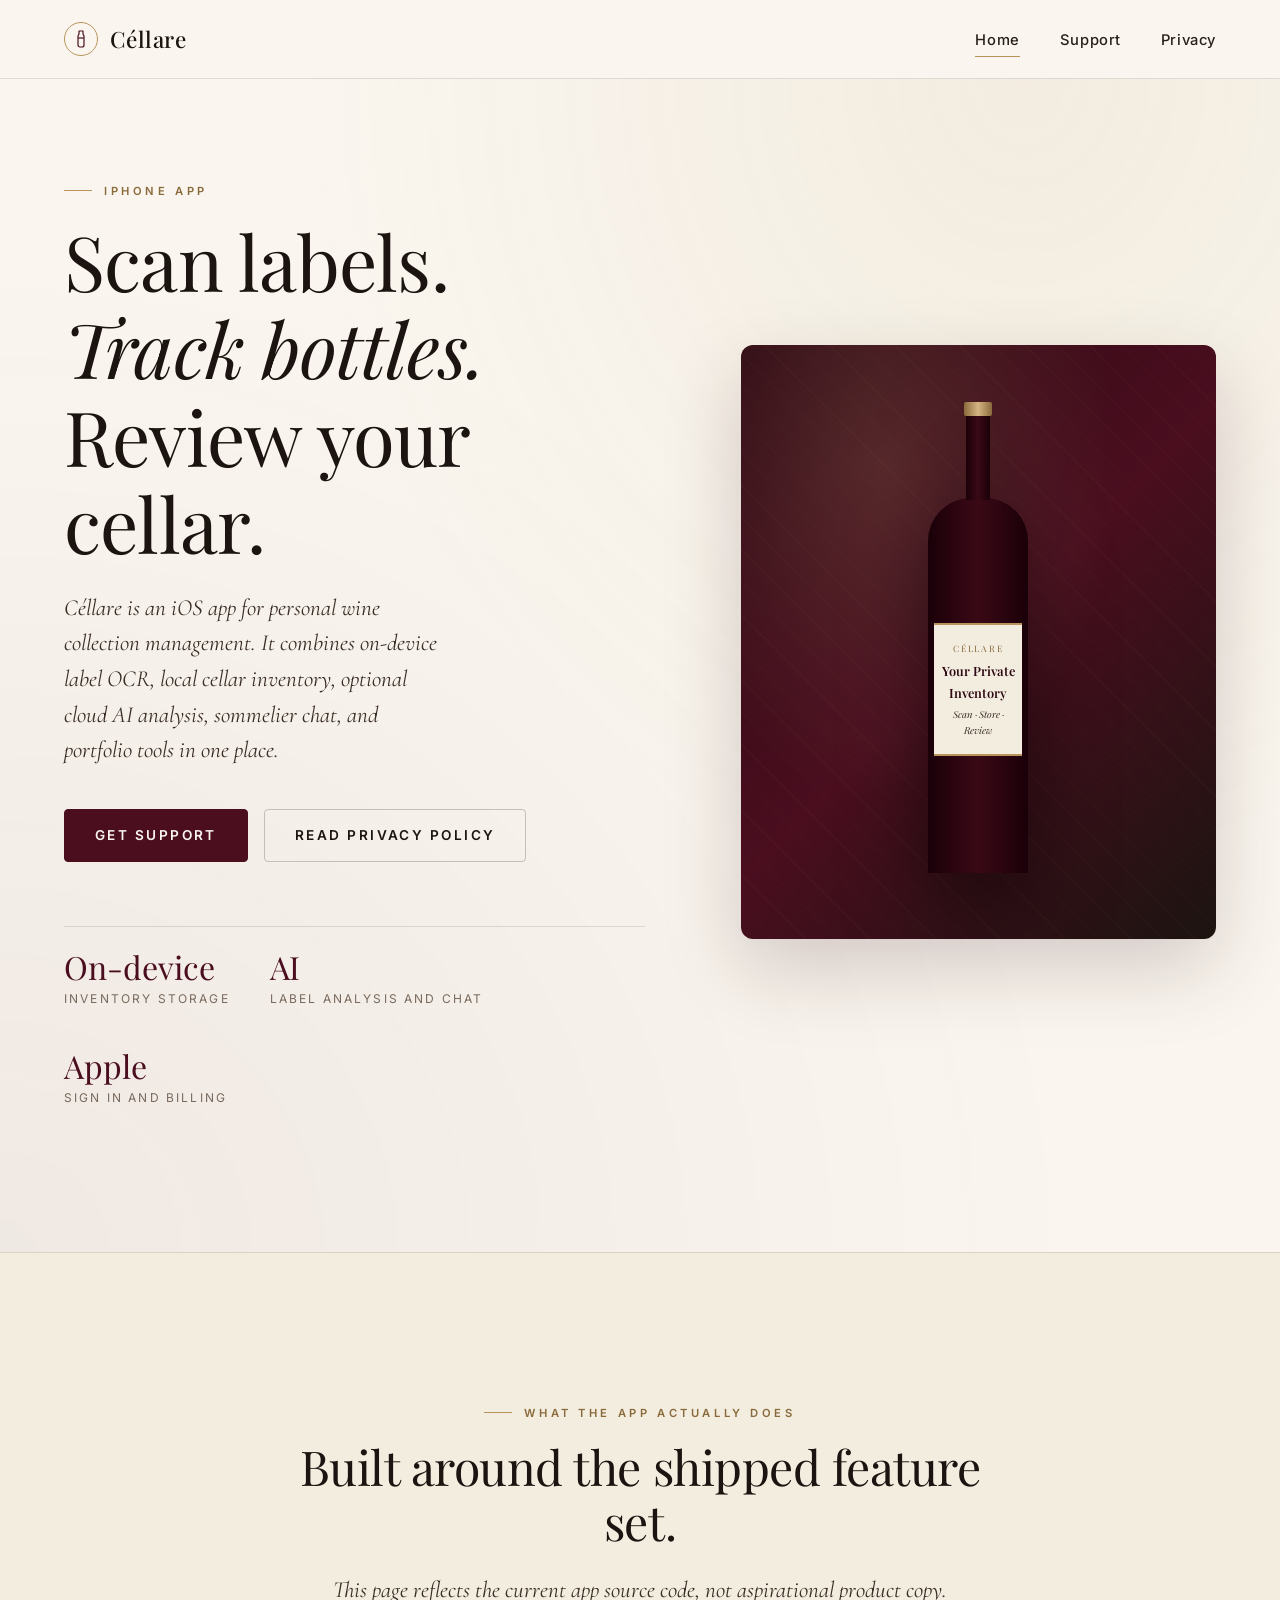
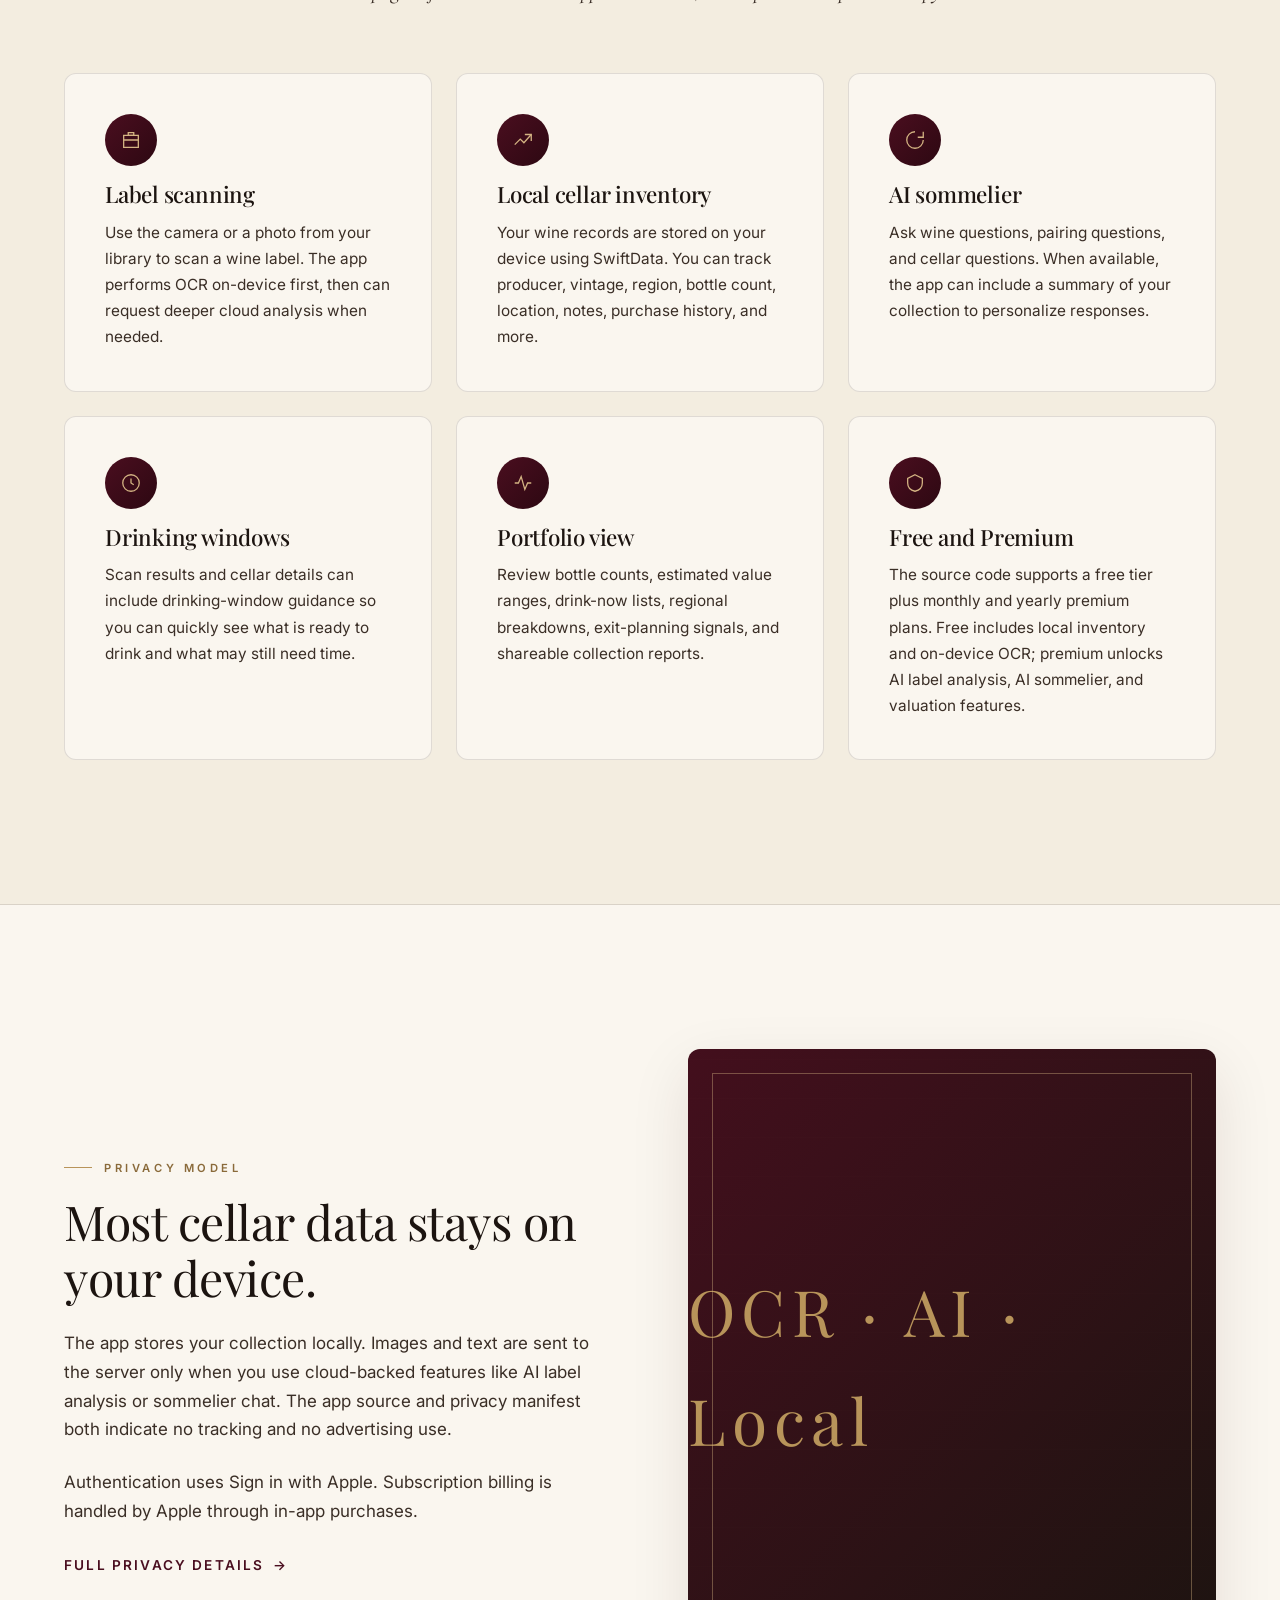
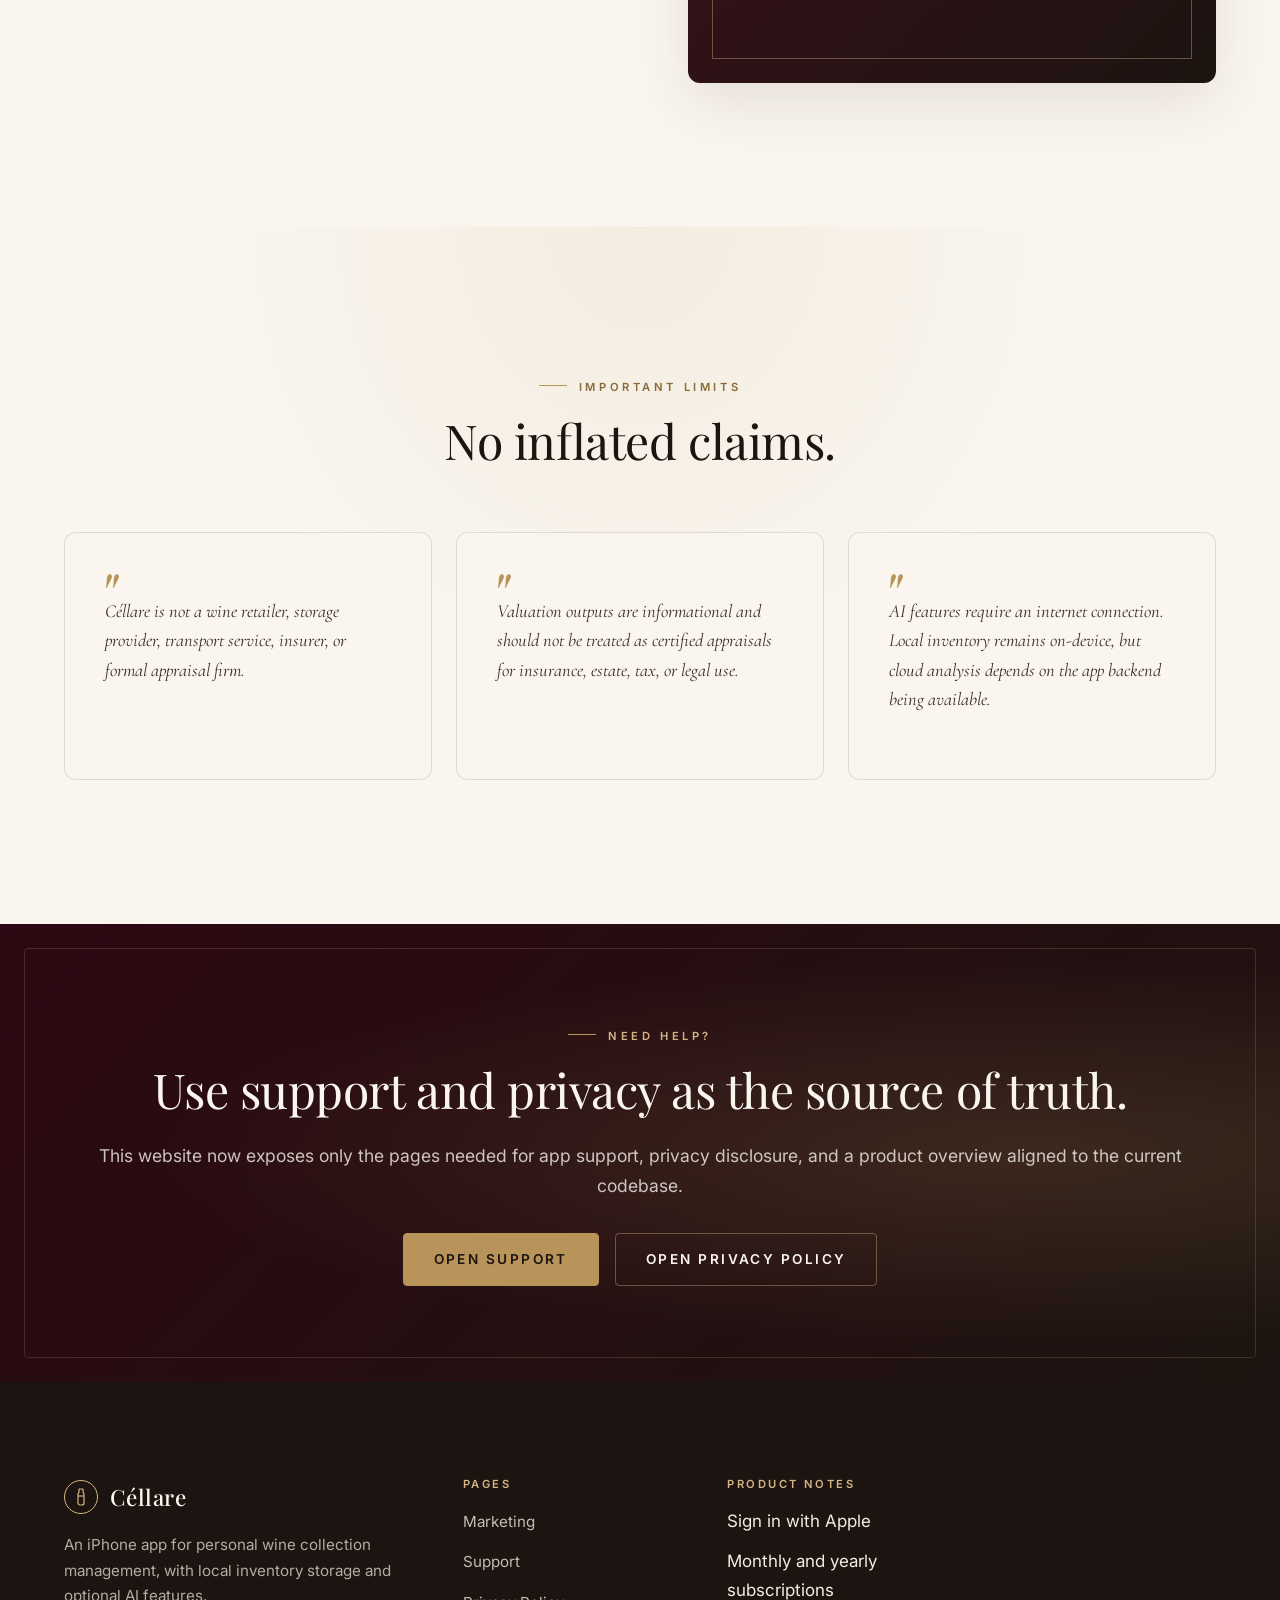
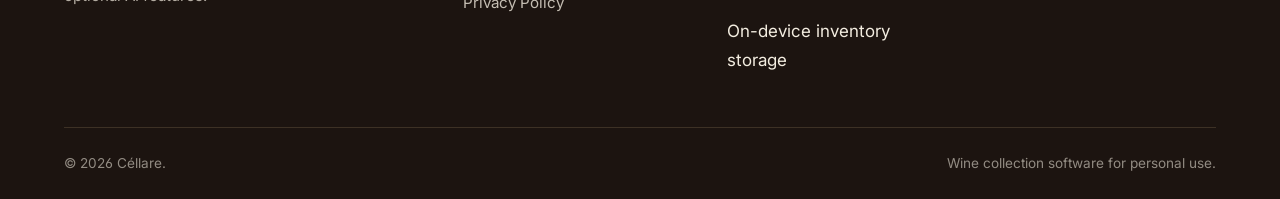
<file: index.html>
<!doctype html>
<html lang="en">
<head>
  <meta charset="utf-8" />
  <meta name="viewport" content="width=device-width, initial-scale=1" />
  <title>Céllare — Scan, Track, and Review Your Wine Collection</title>
  <meta name="description" content="Céllare helps you scan wine labels, track your collection on-device, ask an AI sommelier, and review portfolio insights." />
  <meta property="og:title" content="Céllare — Scan, Track, and Review Your Wine Collection" />
  <meta property="og:description" content="On-device cellar inventory with optional AI analysis, sommelier chat, and valuation tools." />
  <meta property="og:type" content="website" />
  <link rel="preconnect" href="https://fonts.googleapis.com" />
  <link rel="preconnect" href="https://fonts.gstatic.com" crossorigin />
  <link href="https://fonts.googleapis.com/css2?family=Cormorant+Garamond:ital,wght@0,400;0,500;0,600;1,400;1,500&family=Inter:wght@400;500;600;700&family=Playfair+Display:ital,wght@0,400;0,500;0,600;1,400&display=swap" rel="stylesheet" />
  <link rel="stylesheet" href="assets/css/styles.css" />
</head>
<body>

<header class="nav">
  <div class="nav-inner">
    <a class="brand" href="index.html" aria-label="Céllare home">
      <span class="brand-mark" aria-hidden="true">
        <svg width="14" height="18" viewBox="0 0 14 18" fill="none" xmlns="http://www.w3.org/2000/svg">
          <path d="M5 1h4v3l1 2v9a2 2 0 0 1-2 2H6a2 2 0 0 1-2-2V6l1-2V1Z" stroke="currentColor" stroke-width="1.2" stroke-linejoin="round"/>
          <path d="M4 8h6" stroke="currentColor" stroke-width="1.2"/>
        </svg>
      </span>
      Céllare
    </a>
    <nav>
      <ul class="nav-links">
        <li><a href="index.html">Home</a></li>
        <li><a href="support.html">Support</a></li>
        <li><a href="privacy.html">Privacy</a></li>
      </ul>
      <button class="nav-toggle" aria-expanded="false" aria-label="Open menu">
        <svg width="22" height="22" viewBox="0 0 24 24" fill="none" stroke="currentColor" stroke-width="1.6"><path d="M4 7h16M4 12h16M4 17h16"/></svg>
      </button>
    </nav>
  </div>
</header>

<main>
<section class="hero">
  <div class="container">
    <div class="hero-grid">
      <div class="reveal">
        <span class="eyebrow">iPhone App</span>
        <h1>Scan labels.<br/><em>Track bottles.</em><br/>Review your cellar.</h1>
        <p class="lede">Céllare is an iOS app for personal wine collection management. It combines on-device label OCR, local cellar inventory, optional cloud AI analysis, sommelier chat, and portfolio tools in one place.</p>
        <div class="hero-actions">
          <a href="support.html" class="btn btn-primary">Get Support</a>
          <a href="privacy.html" class="btn btn-ghost">Read Privacy Policy</a>
        </div>
        <div class="hero-meta">
          <div class="hero-meta-item">
            <span class="num">On-device</span>
            <span class="label">Inventory storage</span>
          </div>
          <div class="hero-meta-item">
            <span class="num">AI</span>
            <span class="label">Label analysis and chat</span>
          </div>
          <div class="hero-meta-item">
            <span class="num">Apple</span>
            <span class="label">Sign in and billing</span>
          </div>
        </div>
      </div>
      <div class="hero-art reveal" aria-hidden="true">
        <div class="hero-art-inner">
          <div class="bottle">
            <div class="bottle-neck"></div>
            <div class="bottle-shoulder"></div>
            <div class="bottle-body">
              <div class="bottle-label">
                <div class="label-mark">Céllare</div>
                <div class="label-name">Your Private Inventory</div>
                <div class="label-year">Scan · Store · Review</div>
              </div>
            </div>
          </div>
        </div>
      </div>
    </div>
  </div>
</section>

<section class="features">
  <div class="container">
    <div class="features-head reveal">
      <span class="eyebrow">What The App Actually Does</span>
      <h2>Built around the shipped feature set.</h2>
      <p class="lede">This page reflects the current app source code, not aspirational product copy.</p>
    </div>
    <div class="features-grid">
      <article class="feature-card reveal">
        <div class="feature-icon" aria-hidden="true">
          <svg width="22" height="22" viewBox="0 0 24 24" fill="none" stroke="currentColor" stroke-width="1.4"><path d="M4 7h16v13H4z"/><path d="M9 4h6v3H9zM4 12h16"/></svg>
        </div>
        <h3>Label scanning</h3>
        <p>Use the camera or a photo from your library to scan a wine label. The app performs OCR on-device first, then can request deeper cloud analysis when needed.</p>
      </article>
      <article class="feature-card reveal">
        <div class="feature-icon" aria-hidden="true">
          <svg width="22" height="22" viewBox="0 0 24 24" fill="none" stroke="currentColor" stroke-width="1.4"><path d="M3 17l6-6 4 4 8-9"/><path d="M14 6h7v7"/></svg>
        </div>
        <h3>Local cellar inventory</h3>
        <p>Your wine records are stored on your device using SwiftData. You can track producer, vintage, region, bottle count, location, notes, purchase history, and more.</p>
      </article>
      <article class="feature-card reveal">
        <div class="feature-icon" aria-hidden="true">
          <svg width="22" height="22" viewBox="0 0 24 24" fill="none" stroke="currentColor" stroke-width="1.4"><path d="M21 12a9 9 0 1 1-9-9"/><path d="M21 3v6h-6"/></svg>
        </div>
        <h3>AI sommelier</h3>
        <p>Ask wine questions, pairing questions, and cellar questions. When available, the app can include a summary of your collection to personalize responses.</p>
      </article>
      <article class="feature-card reveal">
        <div class="feature-icon" aria-hidden="true">
          <svg width="22" height="22" viewBox="0 0 24 24" fill="none" stroke="currentColor" stroke-width="1.4"><circle cx="12" cy="12" r="9"/><path d="M12 7v5l3 2"/></svg>
        </div>
        <h3>Drinking windows</h3>
        <p>Scan results and cellar details can include drinking-window guidance so you can quickly see what is ready to drink and what may still need time.</p>
      </article>
      <article class="feature-card reveal">
        <div class="feature-icon" aria-hidden="true">
          <svg width="22" height="22" viewBox="0 0 24 24" fill="none" stroke="currentColor" stroke-width="1.4"><path d="M3 12h4l3-7 4 14 3-7h4"/></svg>
        </div>
        <h3>Portfolio view</h3>
        <p>Review bottle counts, estimated value ranges, drink-now lists, regional breakdowns, exit-planning signals, and shareable collection reports.</p>
      </article>
      <article class="feature-card reveal" id="premium">
        <div class="feature-icon" aria-hidden="true">
          <svg width="22" height="22" viewBox="0 0 24 24" fill="none" stroke="currentColor" stroke-width="1.4"><path d="M12 3l8 4v5c0 5-3.5 8-8 9-4.5-1-8-4-8-9V7l8-4z"/></svg>
        </div>
        <h3>Free and Premium</h3>
        <p>The source code supports a free tier plus monthly and yearly premium plans. Free includes local inventory and on-device OCR; premium unlocks AI label analysis, AI sommelier, and valuation features.</p>
      </article>
    </div>
  </div>
</section>

<section>
  <div class="container">
    <div class="split">
      <div class="reveal">
        <span class="eyebrow">Privacy Model</span>
        <h2>Most cellar data stays on your device.</h2>
        <p>The app stores your collection locally. Images and text are sent to the server only when you use cloud-backed features like AI label analysis or sommelier chat. The app source and privacy manifest both indicate no tracking and no advertising use.</p>
        <p>Authentication uses Sign in with Apple. Subscription billing is handled by Apple through in-app purchases.</p>
        <a href="privacy.html" class="btn-link">Full privacy details</a>
      </div>
      <div class="split-image reveal" aria-hidden="true">
        <div class="ornament">OCR · AI · Local</div>
      </div>
    </div>
  </div>
</section>

<section class="testimonials">
  <div class="container">
    <div class="features-head reveal">
      <span class="eyebrow">Important Limits</span>
      <h2>No inflated claims.</h2>
    </div>
    <div class="testimonial-grid">
      <article class="testimonial reveal">
        <p class="testimonial-quote">Céllare is not a wine retailer, storage provider, transport service, insurer, or formal appraisal firm.</p>
      </article>
      <article class="testimonial reveal">
        <p class="testimonial-quote">Valuation outputs are informational and should not be treated as certified appraisals for insurance, estate, tax, or legal use.</p>
      </article>
      <article class="testimonial reveal">
        <p class="testimonial-quote">AI features require an internet connection. Local inventory remains on-device, but cloud analysis depends on the app backend being available.</p>
      </article>
    </div>
  </div>
</section>

<section class="cta-strip">
  <div class="container reveal">
    <span class="eyebrow">Need Help?</span>
    <h2>Use support and privacy as the source of truth.</h2>
    <p>This website now exposes only the pages needed for app support, privacy disclosure, and a product overview aligned to the current codebase.</p>
    <div style="margin-top: 2rem; display: flex; gap: 1rem; justify-content: center; flex-wrap: wrap;">
      <a href="support.html" class="btn btn-primary">Open Support</a>
      <a href="privacy.html" class="btn btn-ghost" style="color: var(--ivory); border-color: rgba(212,180,131,0.4);">Open Privacy Policy</a>
    </div>
  </div>
</section>
</main>

<footer class="footer">
  <div class="container">
    <div class="footer-grid">
      <div>
        <a class="brand" href="index.html">
          <span class="brand-mark" aria-hidden="true" style="border-color: var(--gold-light); color: var(--gold-light);">
            <svg width="14" height="18" viewBox="0 0 14 18" fill="none"><path d="M5 1h4v3l1 2v9a2 2 0 0 1-2 2H6a2 2 0 0 1-2-2V6l1-2V1Z" stroke="currentColor" stroke-width="1.2" stroke-linejoin="round"/><path d="M4 8h6" stroke="currentColor" stroke-width="1.2"/></svg>
          </span>
          Céllare
        </a>
        <p style="margin-top: 1rem; max-width: 34ch;">An iPhone app for personal wine collection management, with local inventory storage and optional AI features.</p>
      </div>
      <div><h4>Pages</h4><ul><li><a href="index.html">Marketing</a></li><li><a href="support.html">Support</a></li><li><a href="privacy.html">Privacy Policy</a></li></ul></div>
      <div><h4>Product Notes</h4><ul><li>Sign in with Apple</li><li>Monthly and yearly subscriptions</li><li>On-device inventory storage</li></ul></div>
    </div>
    <div class="footer-bottom">
      <div>© <span data-year>2026</span> Céllare.</div>
      <div>Wine collection software for personal use.</div>
    </div>
  </div>
</footer>

<script src="assets/js/main.js"></script>
</body>
</html>
</file>
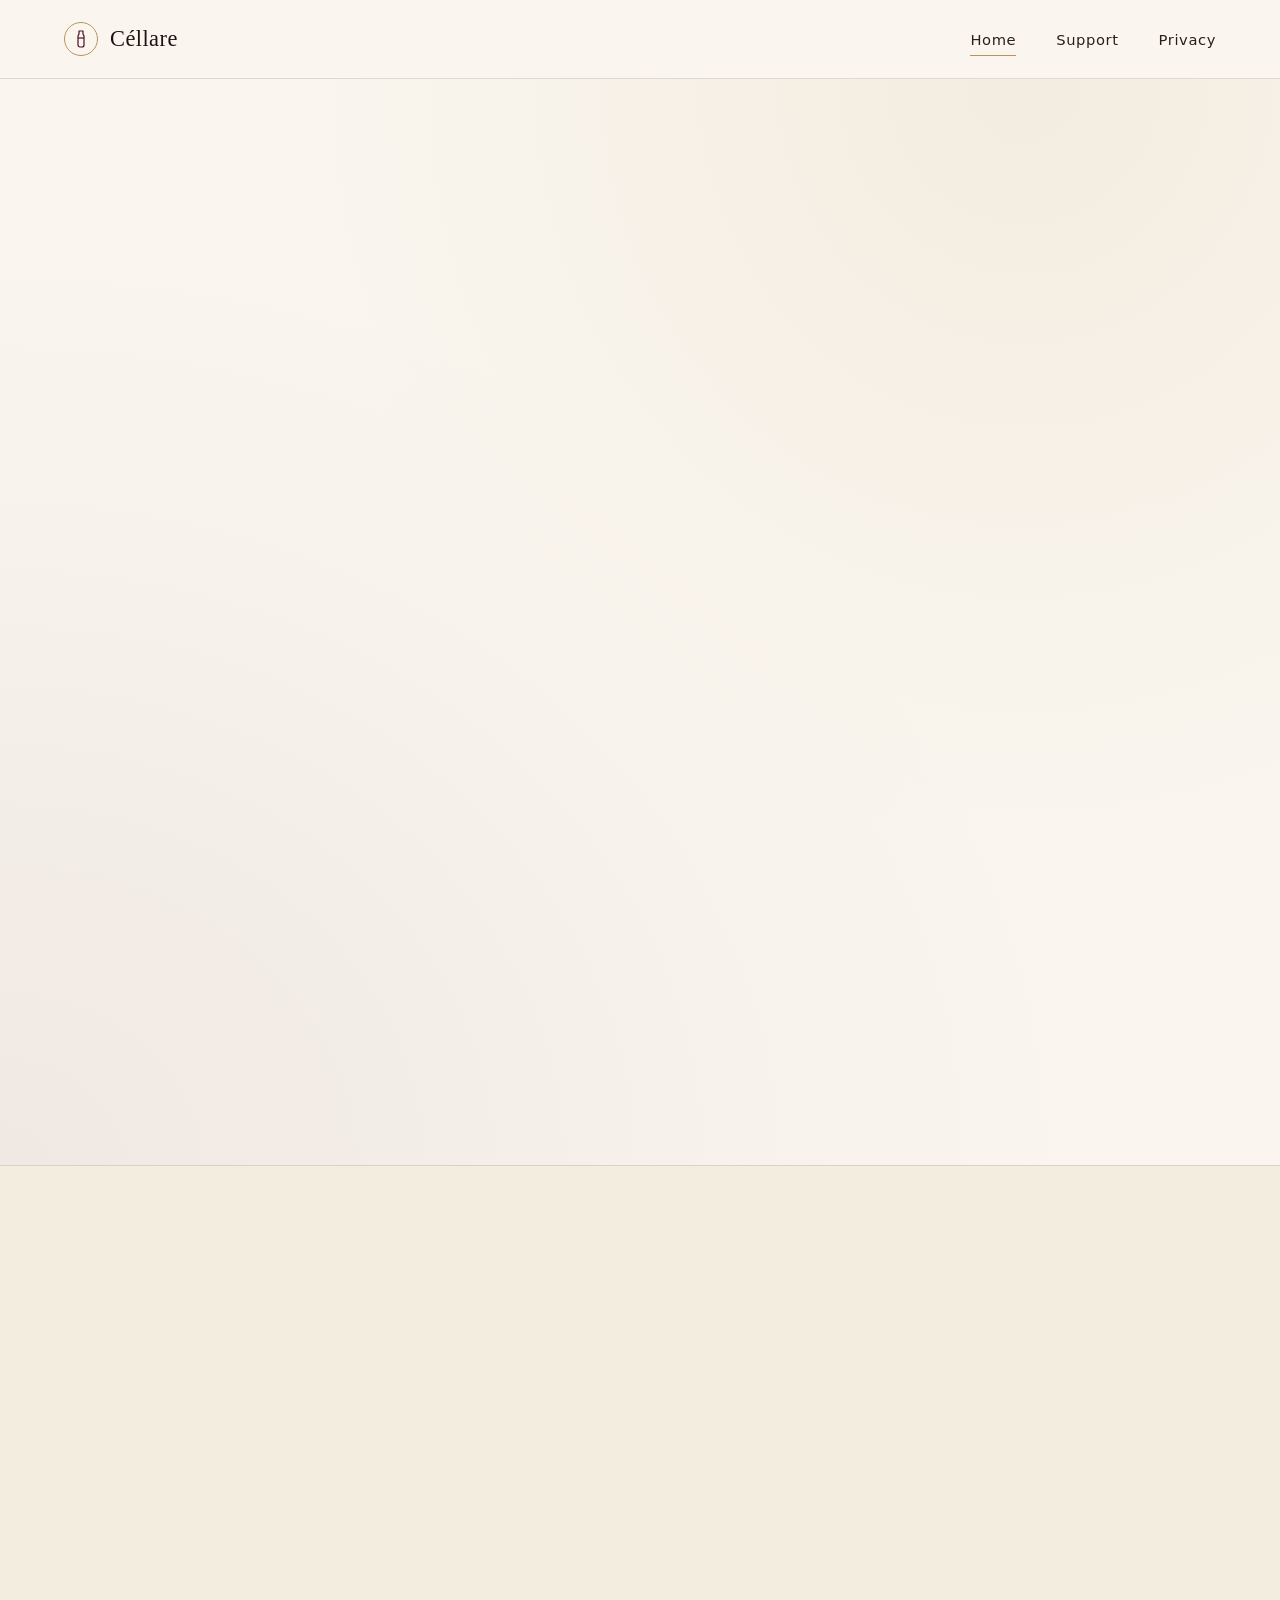
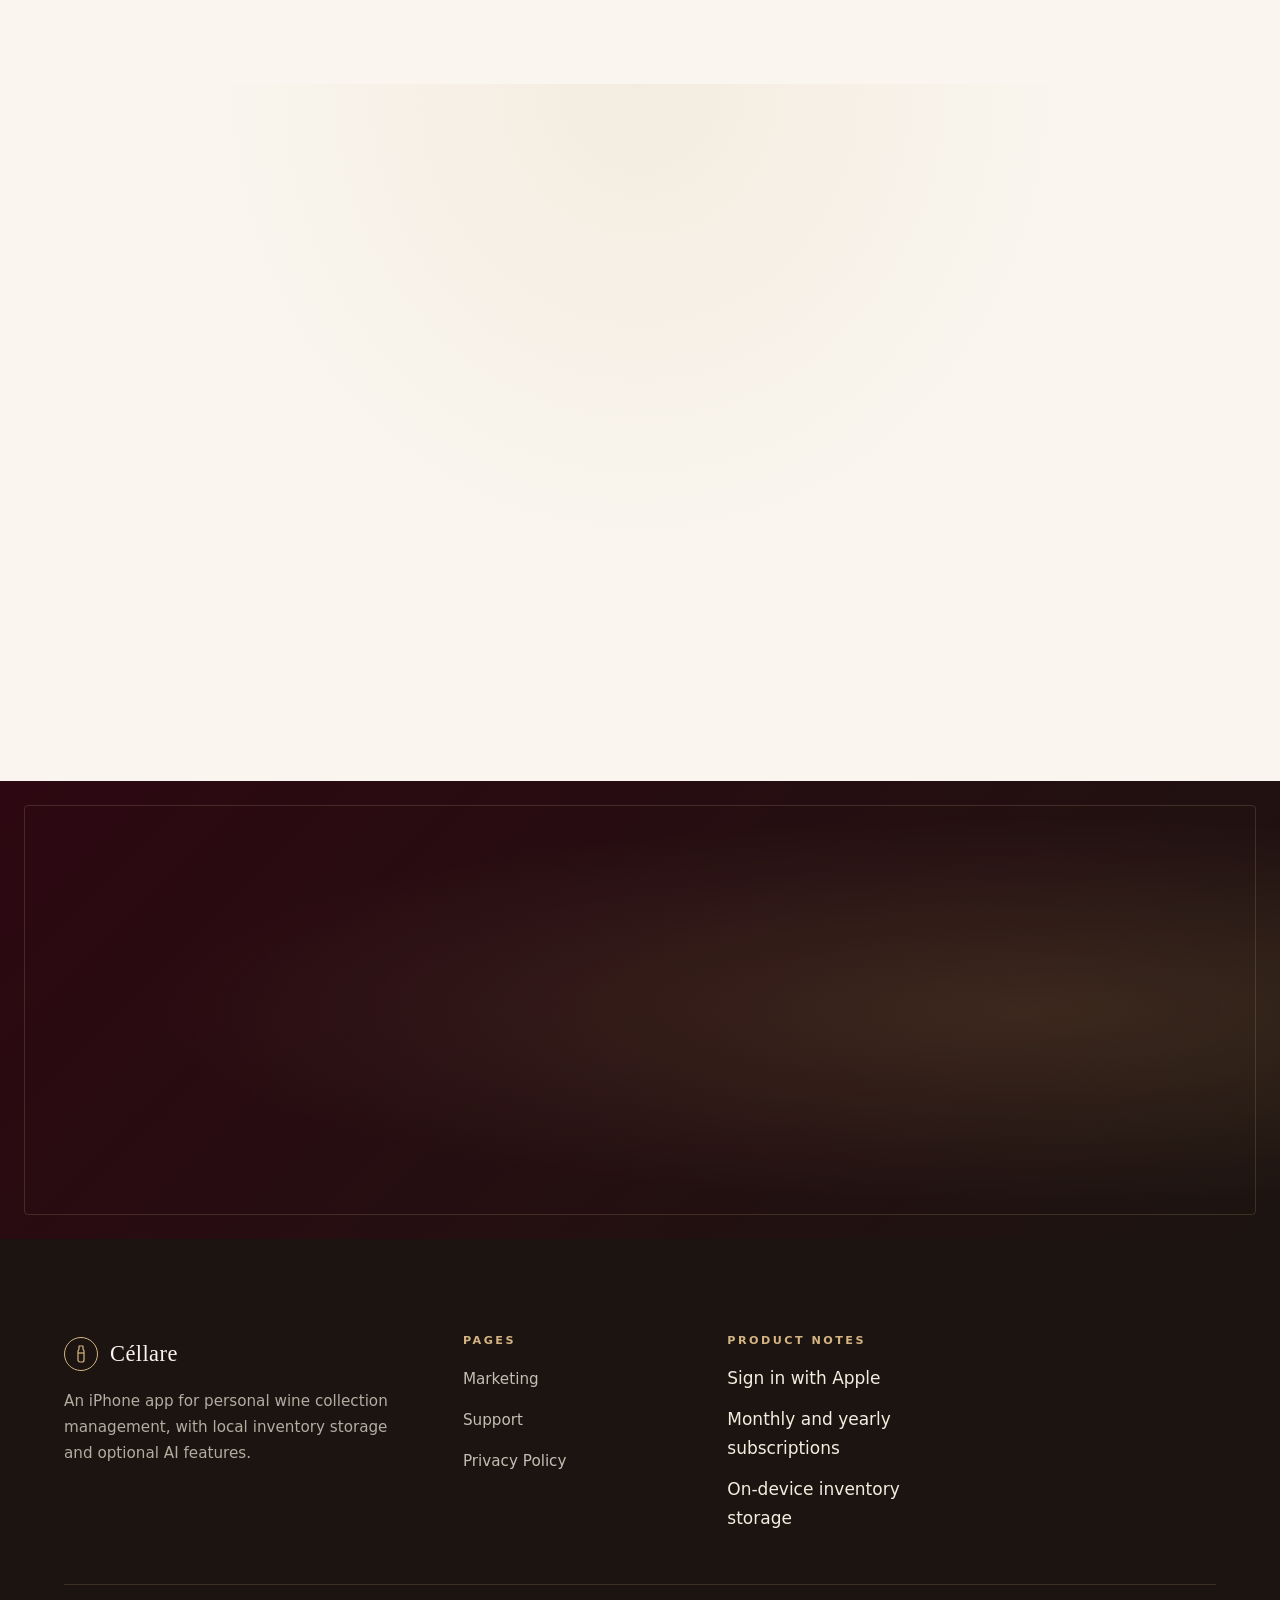
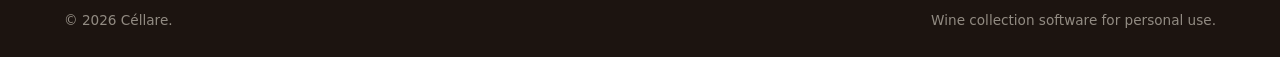
<file: features.html>
<!doctype html>
<html lang="en">
<head>
  <meta charset="utf-8" />
  <meta http-equiv="refresh" content="0; url=index.html" />
  <meta name="viewport" content="width=device-width, initial-scale=1" />
  <title>Céllare</title>
  <link rel="canonical" href="index.html" />
</head>
<body>
  <p>This page has moved to <a href="index.html">the Céllare product overview</a>.</p>
</body>
</html>
</file>
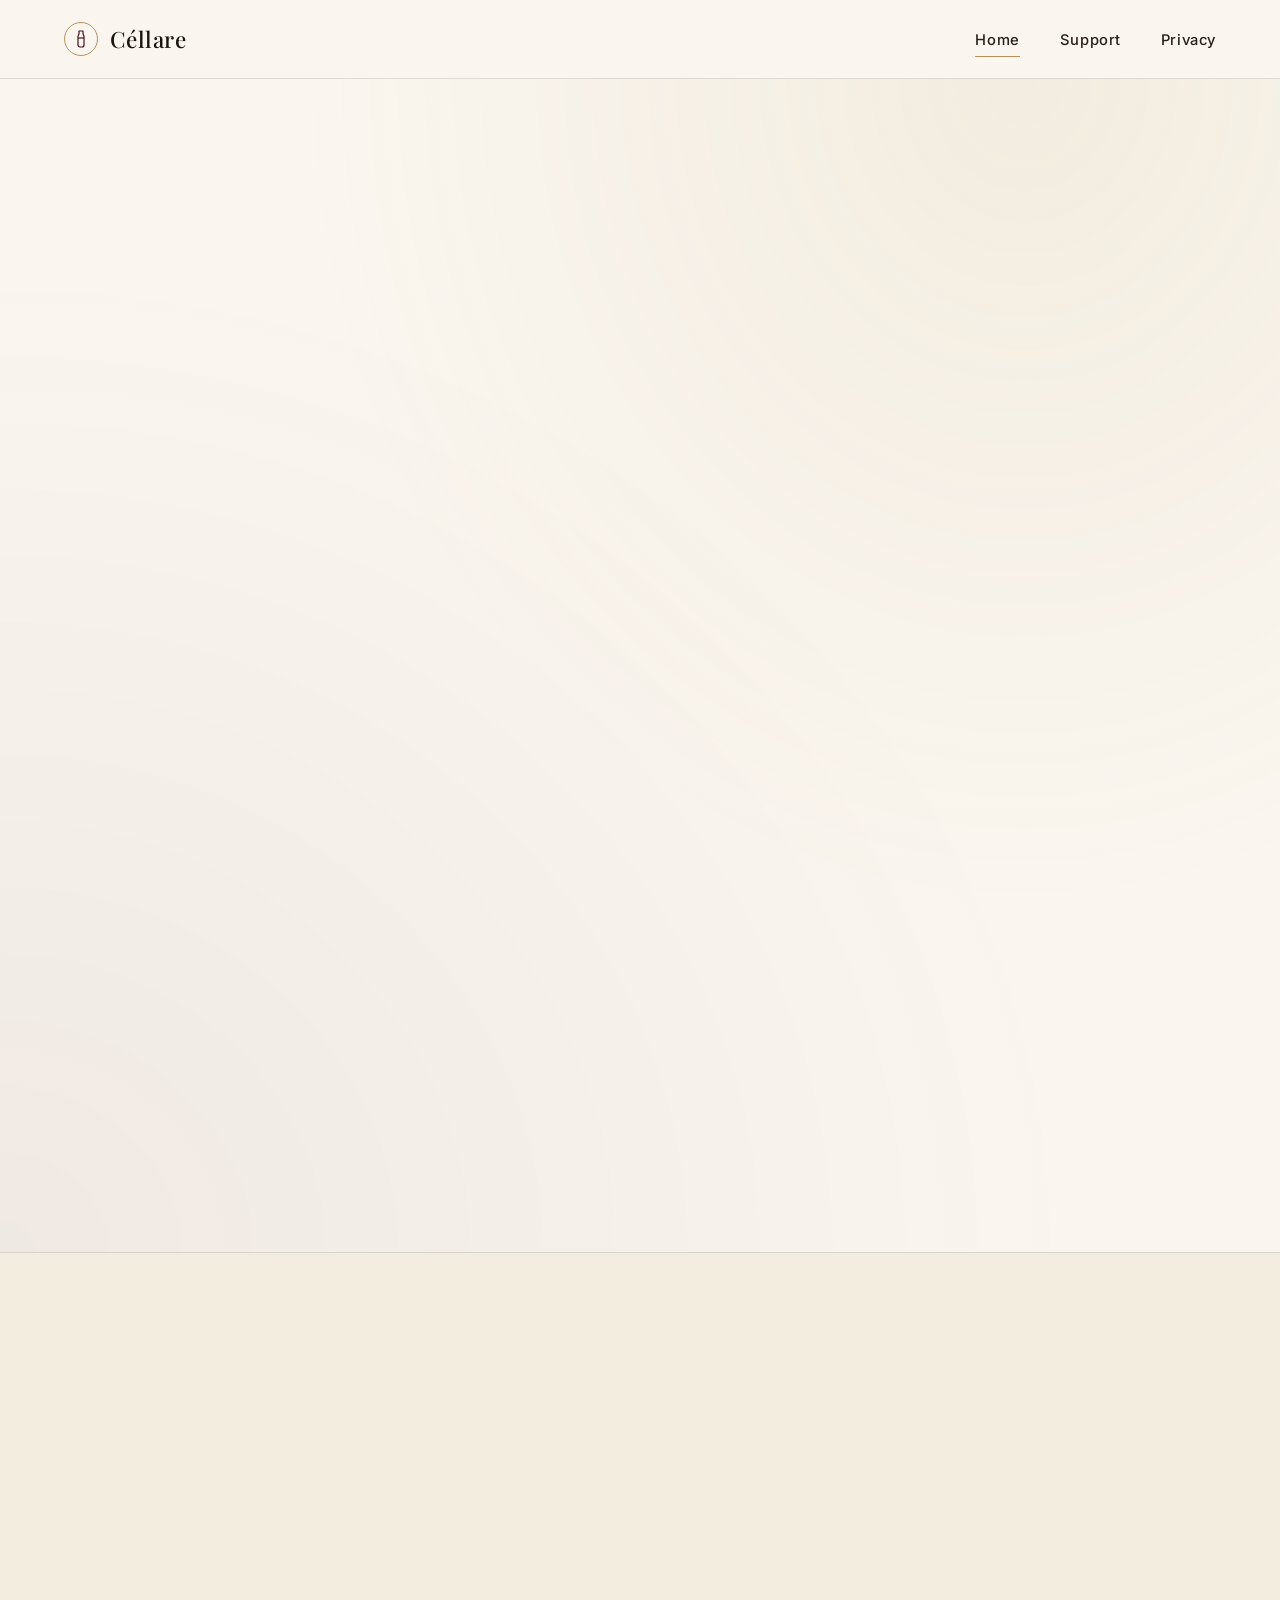
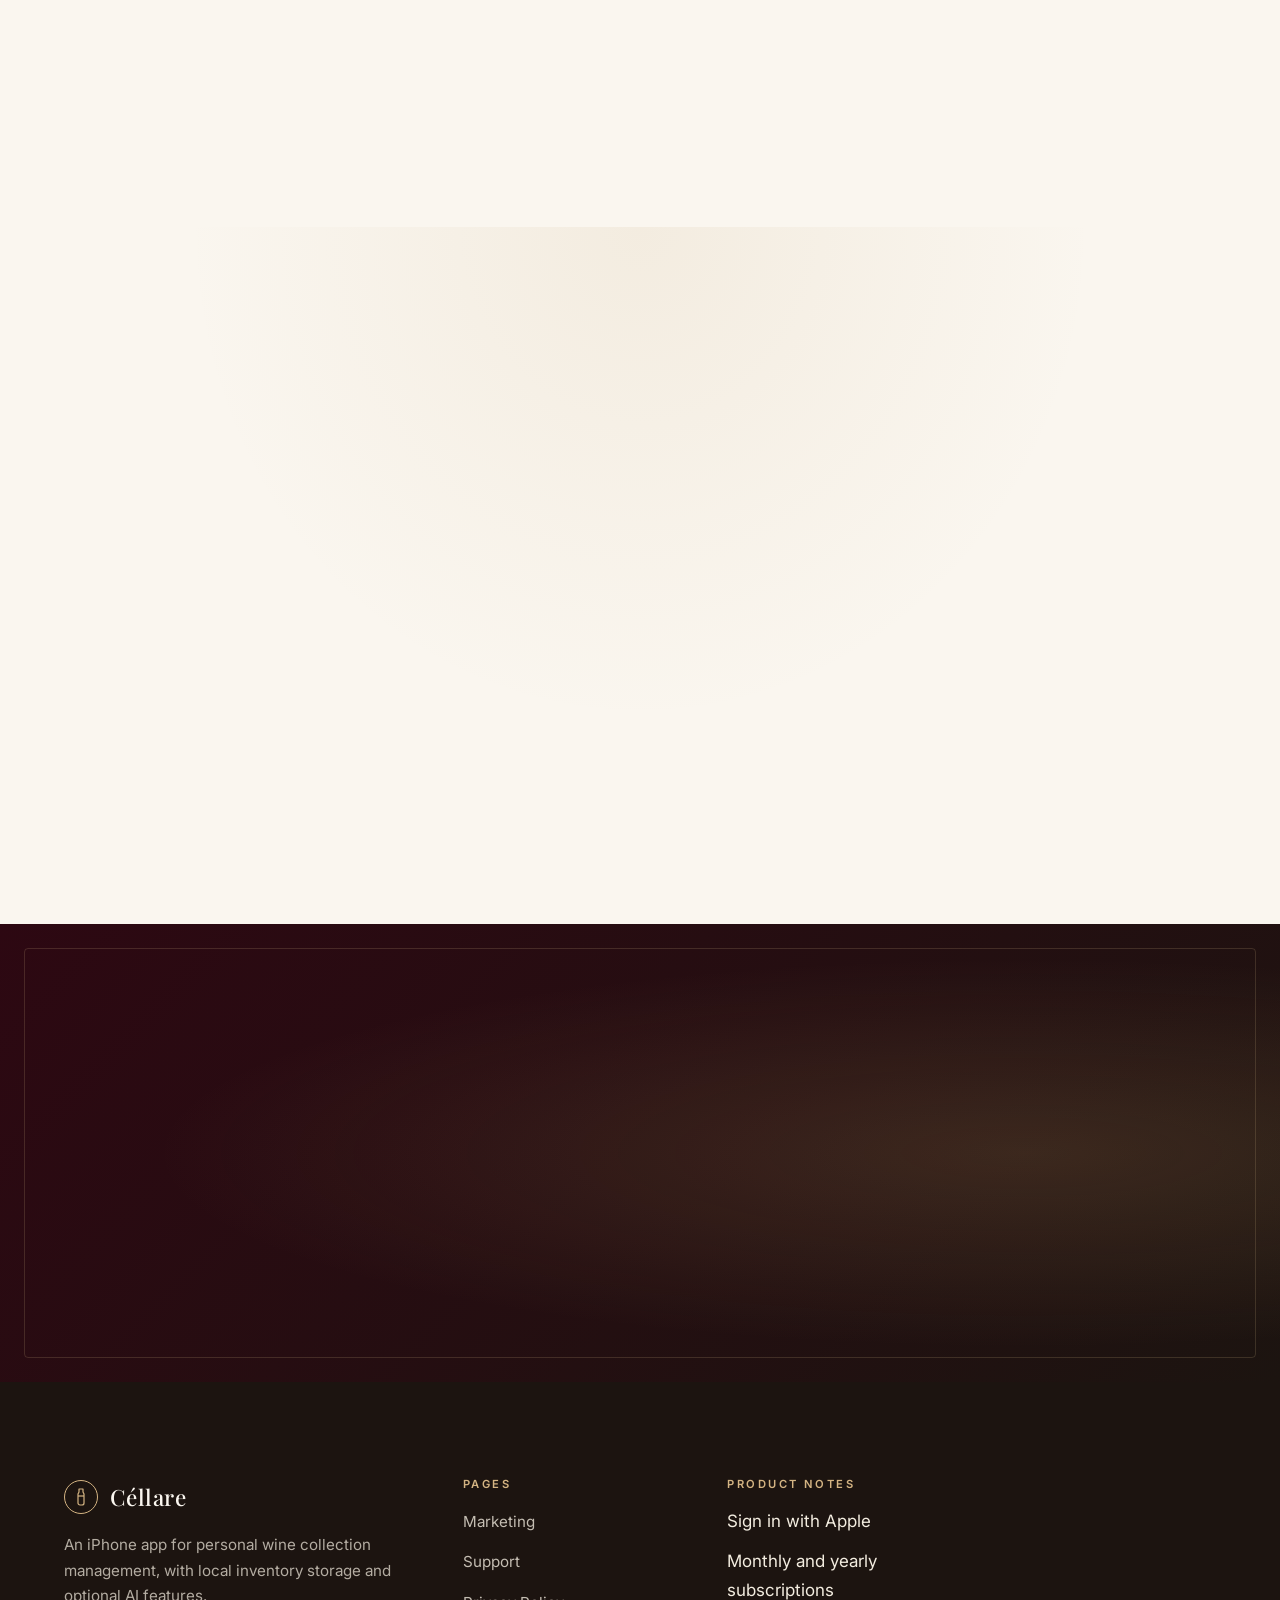
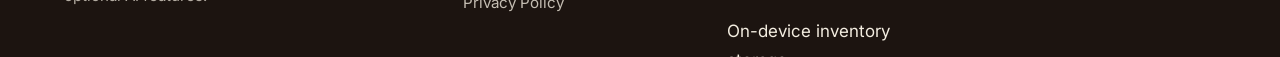
<file: pricing.html>
<!doctype html>
<html lang="en">
<head>
  <meta charset="utf-8" />
  <meta http-equiv="refresh" content="0; url=index.html#premium" />
  <meta name="viewport" content="width=device-width, initial-scale=1" />
  <title>Céllare Premium</title>
  <link rel="canonical" href="index.html#premium" />
</head>
<body>
  <p>Premium plan information has moved to <a href="index.html#premium">the Céllare overview page</a>.</p>
</body>
</html>
</file>
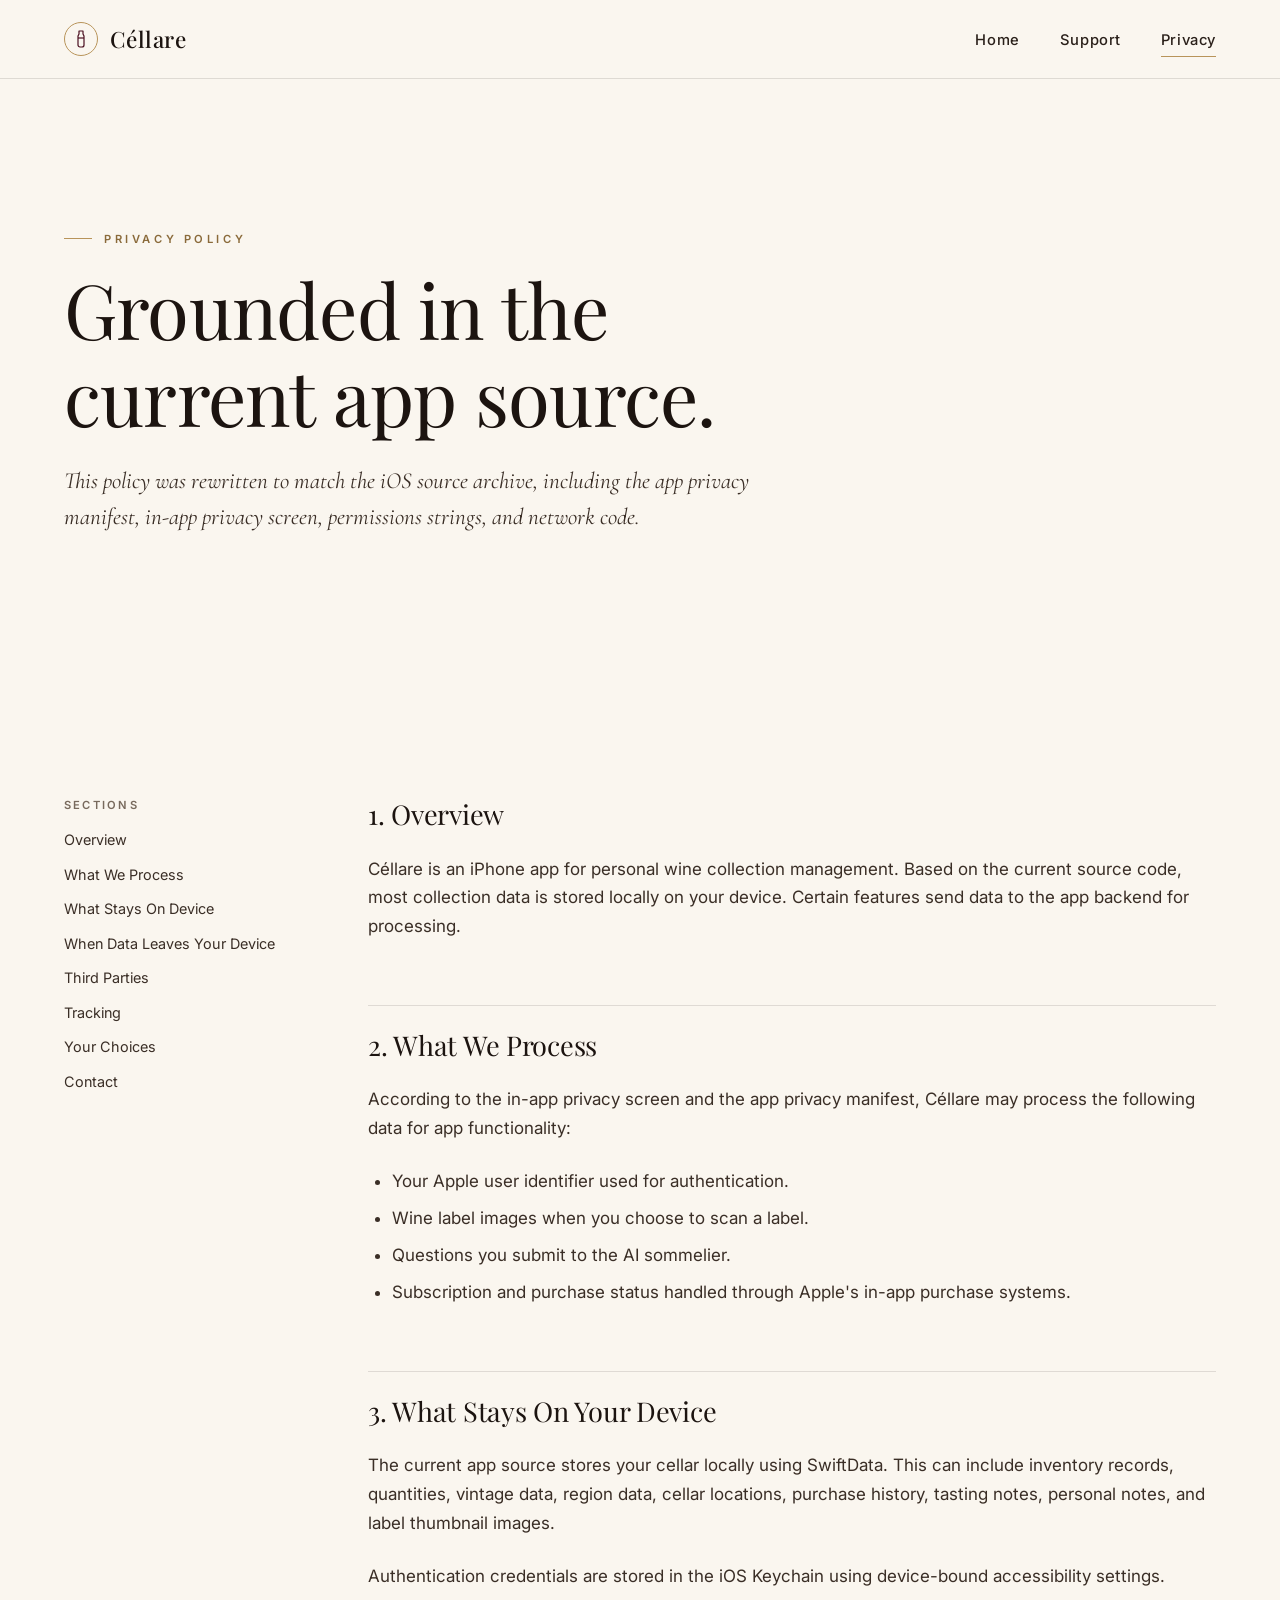
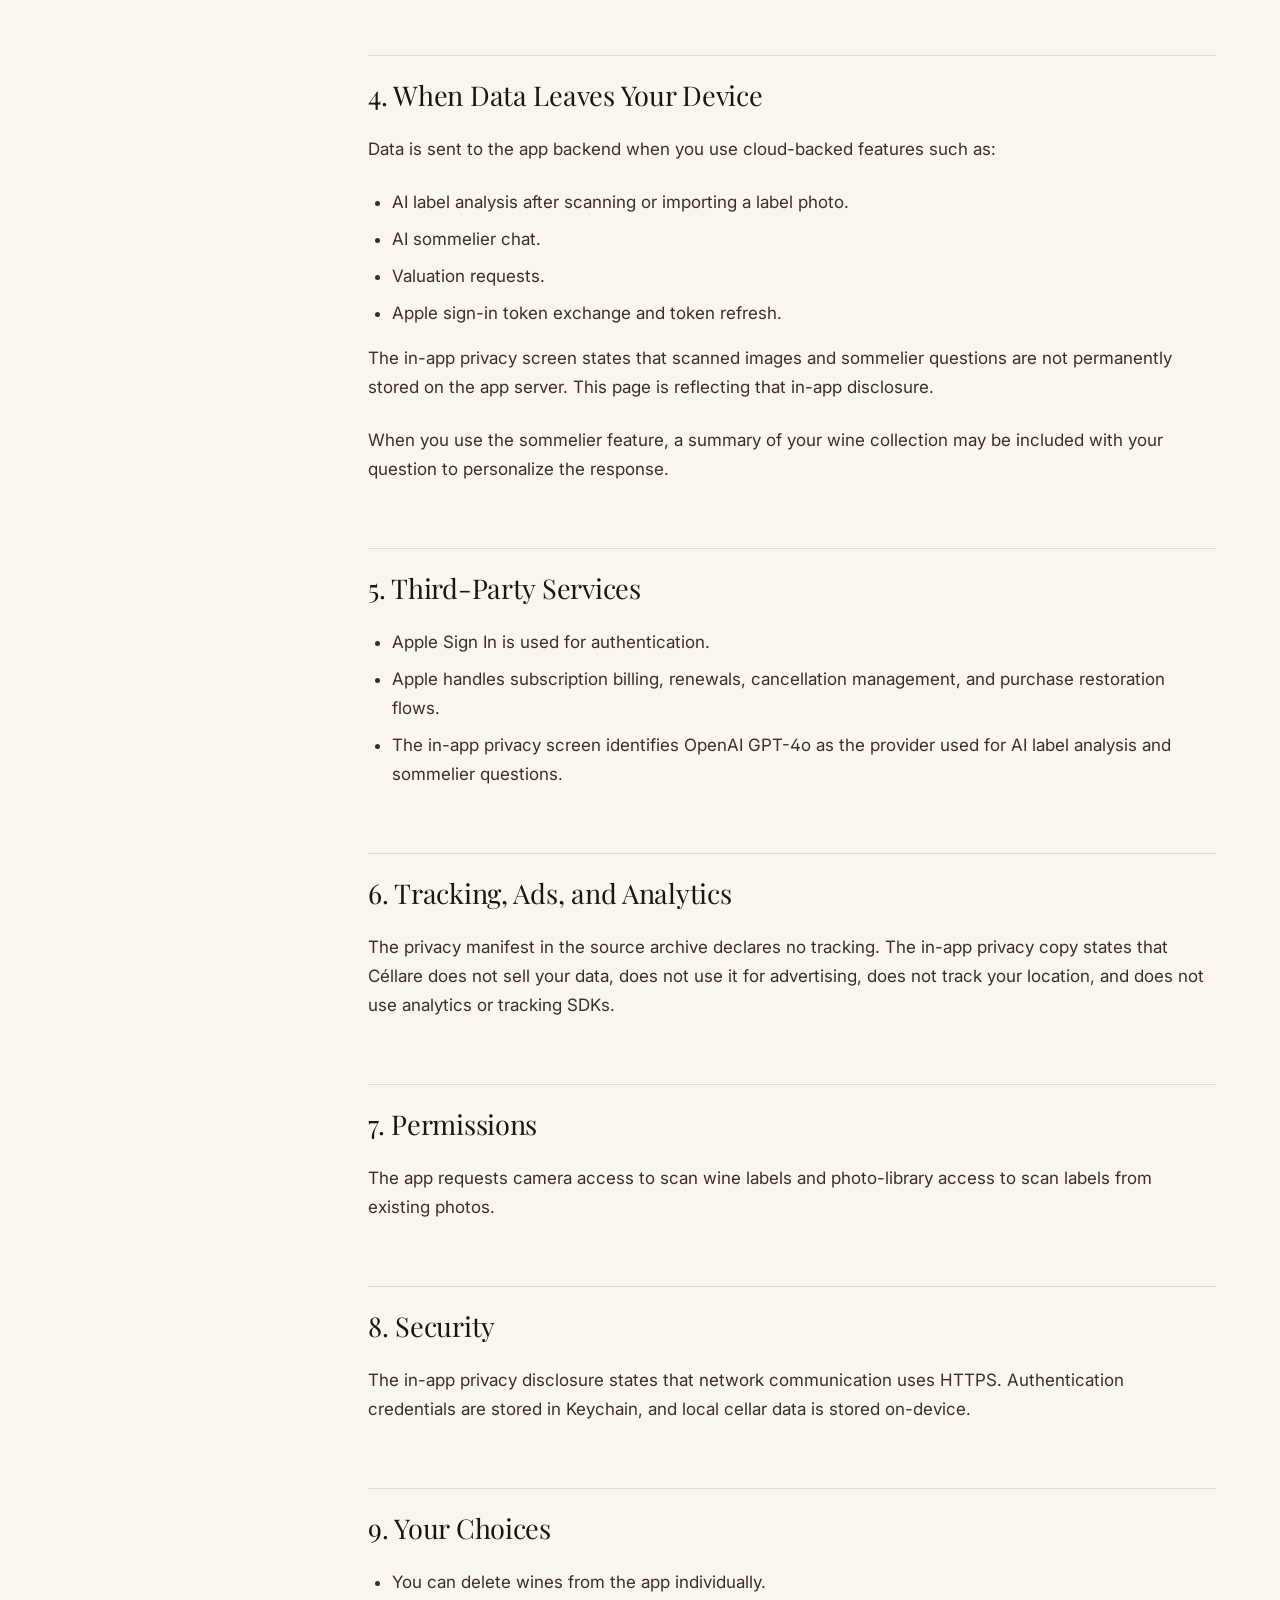
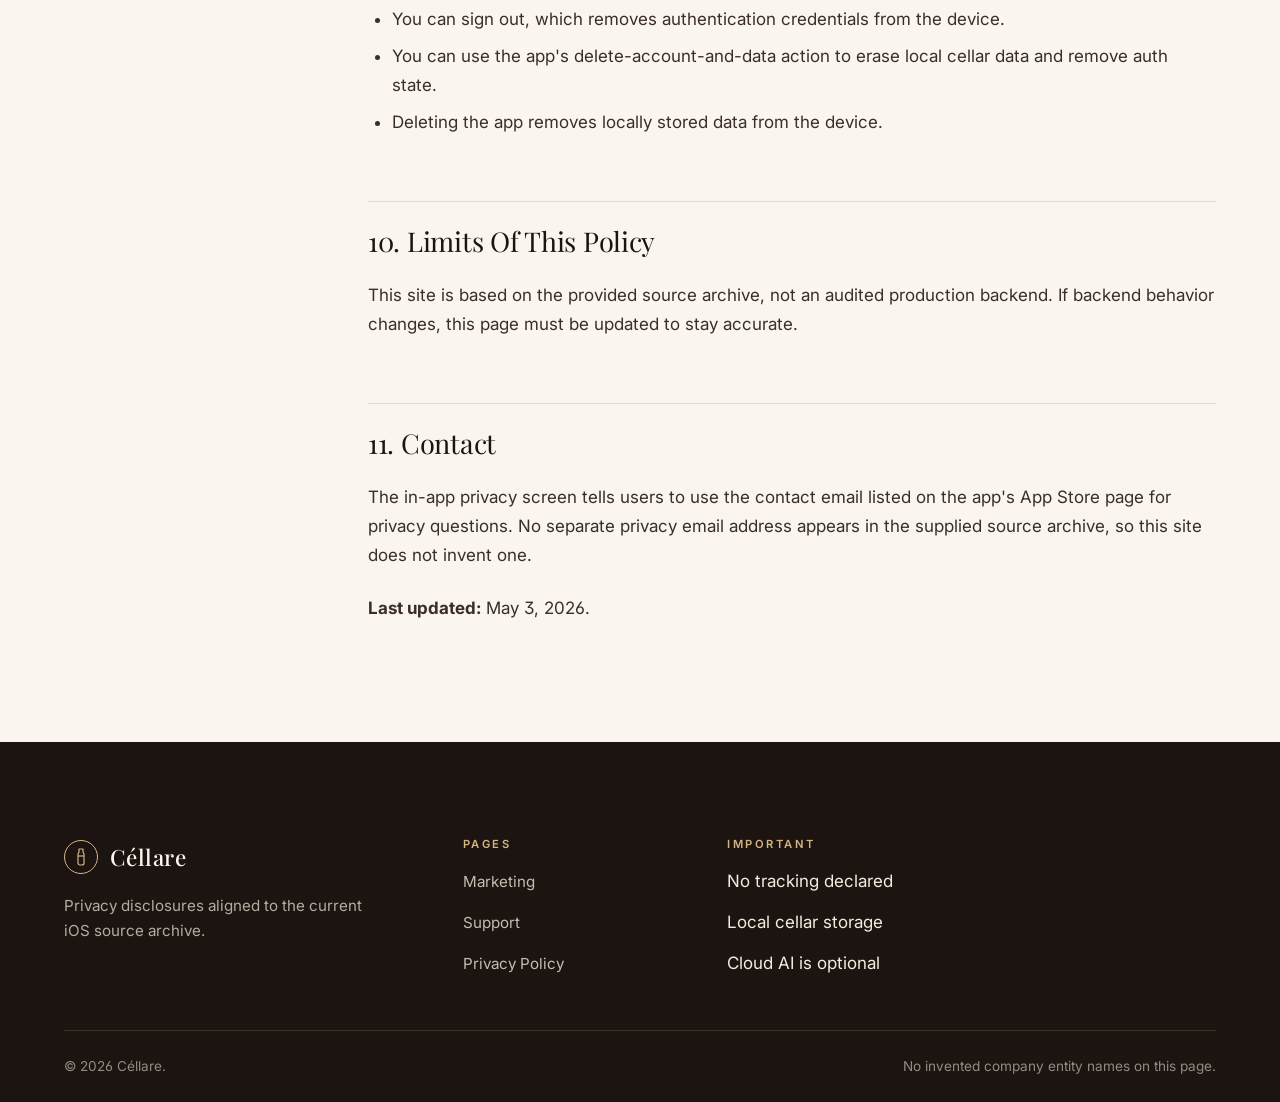
<file: privacy.html>
<!doctype html>
<html lang="en">
<head>
  <meta charset="utf-8" />
  <meta name="viewport" content="width=device-width, initial-scale=1" />
  <title>Privacy Policy — Céllare</title>
  <meta name="description" content="Privacy policy for Céllare, based on the app's privacy manifest and in-app privacy disclosures." />
  <link rel="preconnect" href="https://fonts.googleapis.com" />
  <link rel="preconnect" href="https://fonts.gstatic.com" crossorigin />
  <link href="https://fonts.googleapis.com/css2?family=Cormorant+Garamond:ital,wght@0,400;0,500;0,600;1,400;1,500&family=Inter:wght@400;500;600;700&family=Playfair+Display:ital,wght@0,400;0,500;0,600;1,400&display=swap" rel="stylesheet" />
  <link rel="stylesheet" href="assets/css/styles.css" />
</head>
<body>

<header class="nav">
  <div class="nav-inner">
    <a class="brand" href="index.html"><span class="brand-mark" aria-hidden="true"><svg width="14" height="18" viewBox="0 0 14 18" fill="none"><path d="M5 1h4v3l1 2v9a2 2 0 0 1-2 2H6a2 2 0 0 1-2-2V6l1-2V1Z" stroke="currentColor" stroke-width="1.2" stroke-linejoin="round"/><path d="M4 8h6" stroke="currentColor" stroke-width="1.2"/></svg></span>Céllare</a>
    <nav>
      <ul class="nav-links">
        <li><a href="index.html">Home</a></li>
        <li><a href="support.html">Support</a></li>
        <li><a href="privacy.html">Privacy</a></li>
      </ul>
      <button class="nav-toggle" aria-expanded="false" aria-label="Open menu">
        <svg width="22" height="22" viewBox="0 0 24 24" fill="none" stroke="currentColor" stroke-width="1.6"><path d="M4 7h16M4 12h16M4 17h16"/></svg>
      </button>
    </nav>
  </div>
</header>

<main>
<section class="page-hero">
  <div class="container">
    <div class="reveal" style="max-width: 760px;">
      <span class="eyebrow">Privacy Policy</span>
      <h1>Grounded in the current app source.</h1>
      <p class="lede">This policy was rewritten to match the iOS source archive, including the app privacy manifest, in-app privacy screen, permissions strings, and network code.</p>
    </div>
  </div>
</section>

<section class="legal-shell">
  <div class="container legal-grid">
    <aside class="legal-nav reveal">
      <h4>Sections</h4>
      <ul>
        <li><a href="#overview">Overview</a></li>
        <li><a href="#collect">What We Process</a></li>
        <li><a href="#local">What Stays On Device</a></li>
        <li><a href="#remote">When Data Leaves Your Device</a></li>
        <li><a href="#third-party">Third Parties</a></li>
        <li><a href="#tracking">Tracking</a></li>
        <li><a href="#choices">Your Choices</a></li>
        <li><a href="#contact">Contact</a></li>
      </ul>
    </aside>

    <article class="legal-body">
      <h2 id="overview">1. Overview</h2>
      <p>Céllare is an iPhone app for personal wine collection management. Based on the current source code, most collection data is stored locally on your device. Certain features send data to the app backend for processing.</p>

      <h2 id="collect">2. What We Process</h2>
      <p>According to the in-app privacy screen and the app privacy manifest, Céllare may process the following data for app functionality:</p>
      <ul>
        <li>Your Apple user identifier used for authentication.</li>
        <li>Wine label images when you choose to scan a label.</li>
        <li>Questions you submit to the AI sommelier.</li>
        <li>Subscription and purchase status handled through Apple's in-app purchase systems.</li>
      </ul>

      <h2 id="local">3. What Stays On Your Device</h2>
      <p>The current app source stores your cellar locally using SwiftData. This can include inventory records, quantities, vintage data, region data, cellar locations, purchase history, tasting notes, personal notes, and label thumbnail images.</p>
      <p>Authentication credentials are stored in the iOS Keychain using device-bound accessibility settings.</p>

      <h2 id="remote">4. When Data Leaves Your Device</h2>
      <p>Data is sent to the app backend when you use cloud-backed features such as:</p>
      <ul>
        <li>AI label analysis after scanning or importing a label photo.</li>
        <li>AI sommelier chat.</li>
        <li>Valuation requests.</li>
        <li>Apple sign-in token exchange and token refresh.</li>
      </ul>
      <p>The in-app privacy screen states that scanned images and sommelier questions are not permanently stored on the app server. This page is reflecting that in-app disclosure.</p>
      <p>When you use the sommelier feature, a summary of your wine collection may be included with your question to personalize the response.</p>

      <h2 id="third-party">5. Third-Party Services</h2>
      <ul>
        <li>Apple Sign In is used for authentication.</li>
        <li>Apple handles subscription billing, renewals, cancellation management, and purchase restoration flows.</li>
        <li>The in-app privacy screen identifies OpenAI GPT-4o as the provider used for AI label analysis and sommelier questions.</li>
      </ul>

      <h2 id="tracking">6. Tracking, Ads, and Analytics</h2>
      <p>The privacy manifest in the source archive declares no tracking. The in-app privacy copy states that Céllare does not sell your data, does not use it for advertising, does not track your location, and does not use analytics or tracking SDKs.</p>

      <h2>7. Permissions</h2>
      <p>The app requests camera access to scan wine labels and photo-library access to scan labels from existing photos.</p>

      <h2>8. Security</h2>
      <p>The in-app privacy disclosure states that network communication uses HTTPS. Authentication credentials are stored in Keychain, and local cellar data is stored on-device.</p>

      <h2 id="choices">9. Your Choices</h2>
      <ul>
        <li>You can delete wines from the app individually.</li>
        <li>You can sign out, which removes authentication credentials from the device.</li>
        <li>You can use the app's delete-account-and-data action to erase local cellar data and remove auth state.</li>
        <li>Deleting the app removes locally stored data from the device.</li>
      </ul>

      <h2>10. Limits Of This Policy</h2>
      <p>This site is based on the provided source archive, not an audited production backend. If backend behavior changes, this page must be updated to stay accurate.</p>

      <h2 id="contact">11. Contact</h2>
      <p>The in-app privacy screen tells users to use the contact email listed on the app's App Store page for privacy questions. No separate privacy email address appears in the supplied source archive, so this site does not invent one.</p>

      <p><strong>Last updated:</strong> May 3, 2026.</p>
    </article>
  </div>
</section>
</main>

<footer class="footer">
  <div class="container">
    <div class="footer-grid">
      <div>
        <a class="brand" href="index.html"><span class="brand-mark" aria-hidden="true" style="border-color: var(--gold-light); color: var(--gold-light);"><svg width="14" height="18" viewBox="0 0 14 18" fill="none"><path d="M5 1h4v3l1 2v9a2 2 0 0 1-2 2H6a2 2 0 0 1-2-2V6l1-2V1Z" stroke="currentColor" stroke-width="1.2" stroke-linejoin="round"/><path d="M4 8h6" stroke="currentColor" stroke-width="1.2"/></svg></span>Céllare</a>
        <p style="margin-top: 1rem; max-width: 32ch;">Privacy disclosures aligned to the current iOS source archive.</p>
      </div>
      <div><h4>Pages</h4><ul><li><a href="index.html">Marketing</a></li><li><a href="support.html">Support</a></li><li><a href="privacy.html">Privacy Policy</a></li></ul></div>
      <div><h4>Important</h4><ul><li>No tracking declared</li><li>Local cellar storage</li><li>Cloud AI is optional</li></ul></div>
    </div>
    <div class="footer-bottom">
      <div>© <span data-year>2026</span> Céllare.</div>
      <div>No invented company entity names on this page.</div>
    </div>
  </div>
</footer>

<script src="assets/js/main.js"></script>
</body>
</html>
</file>
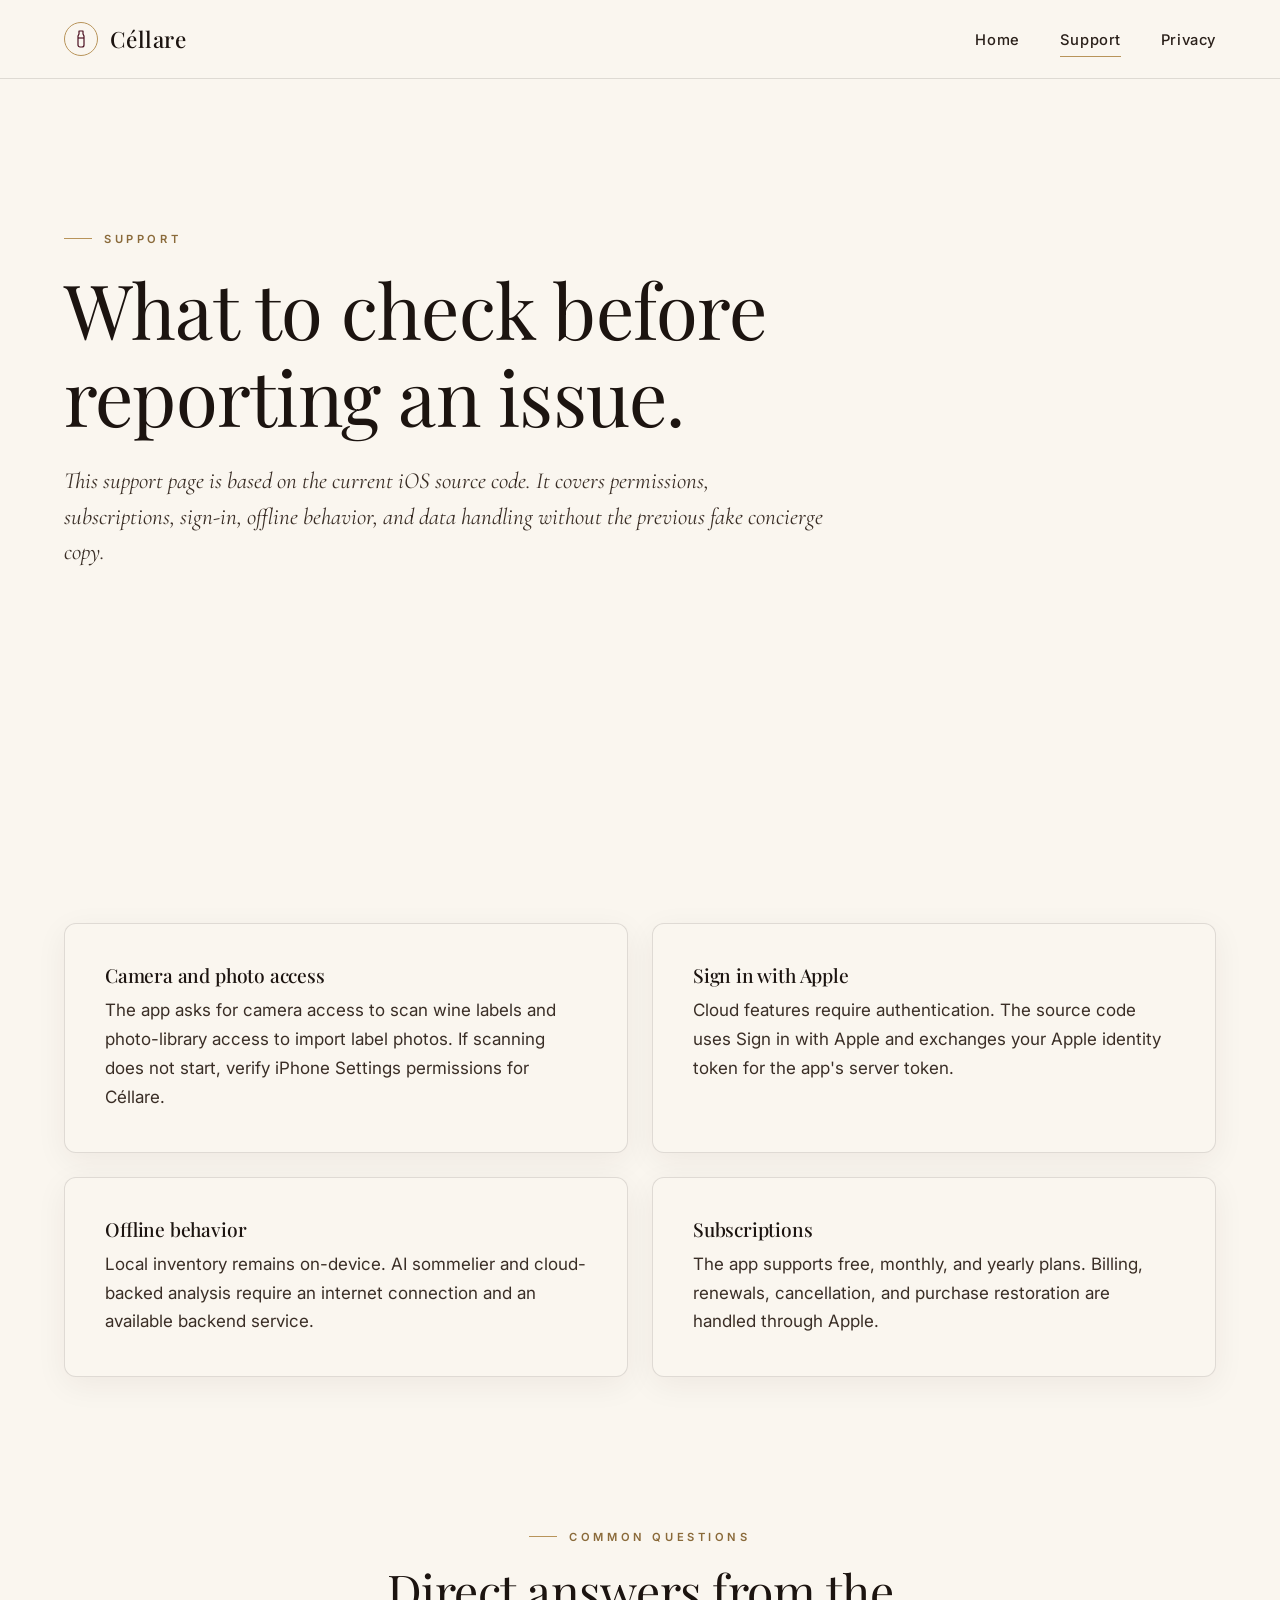
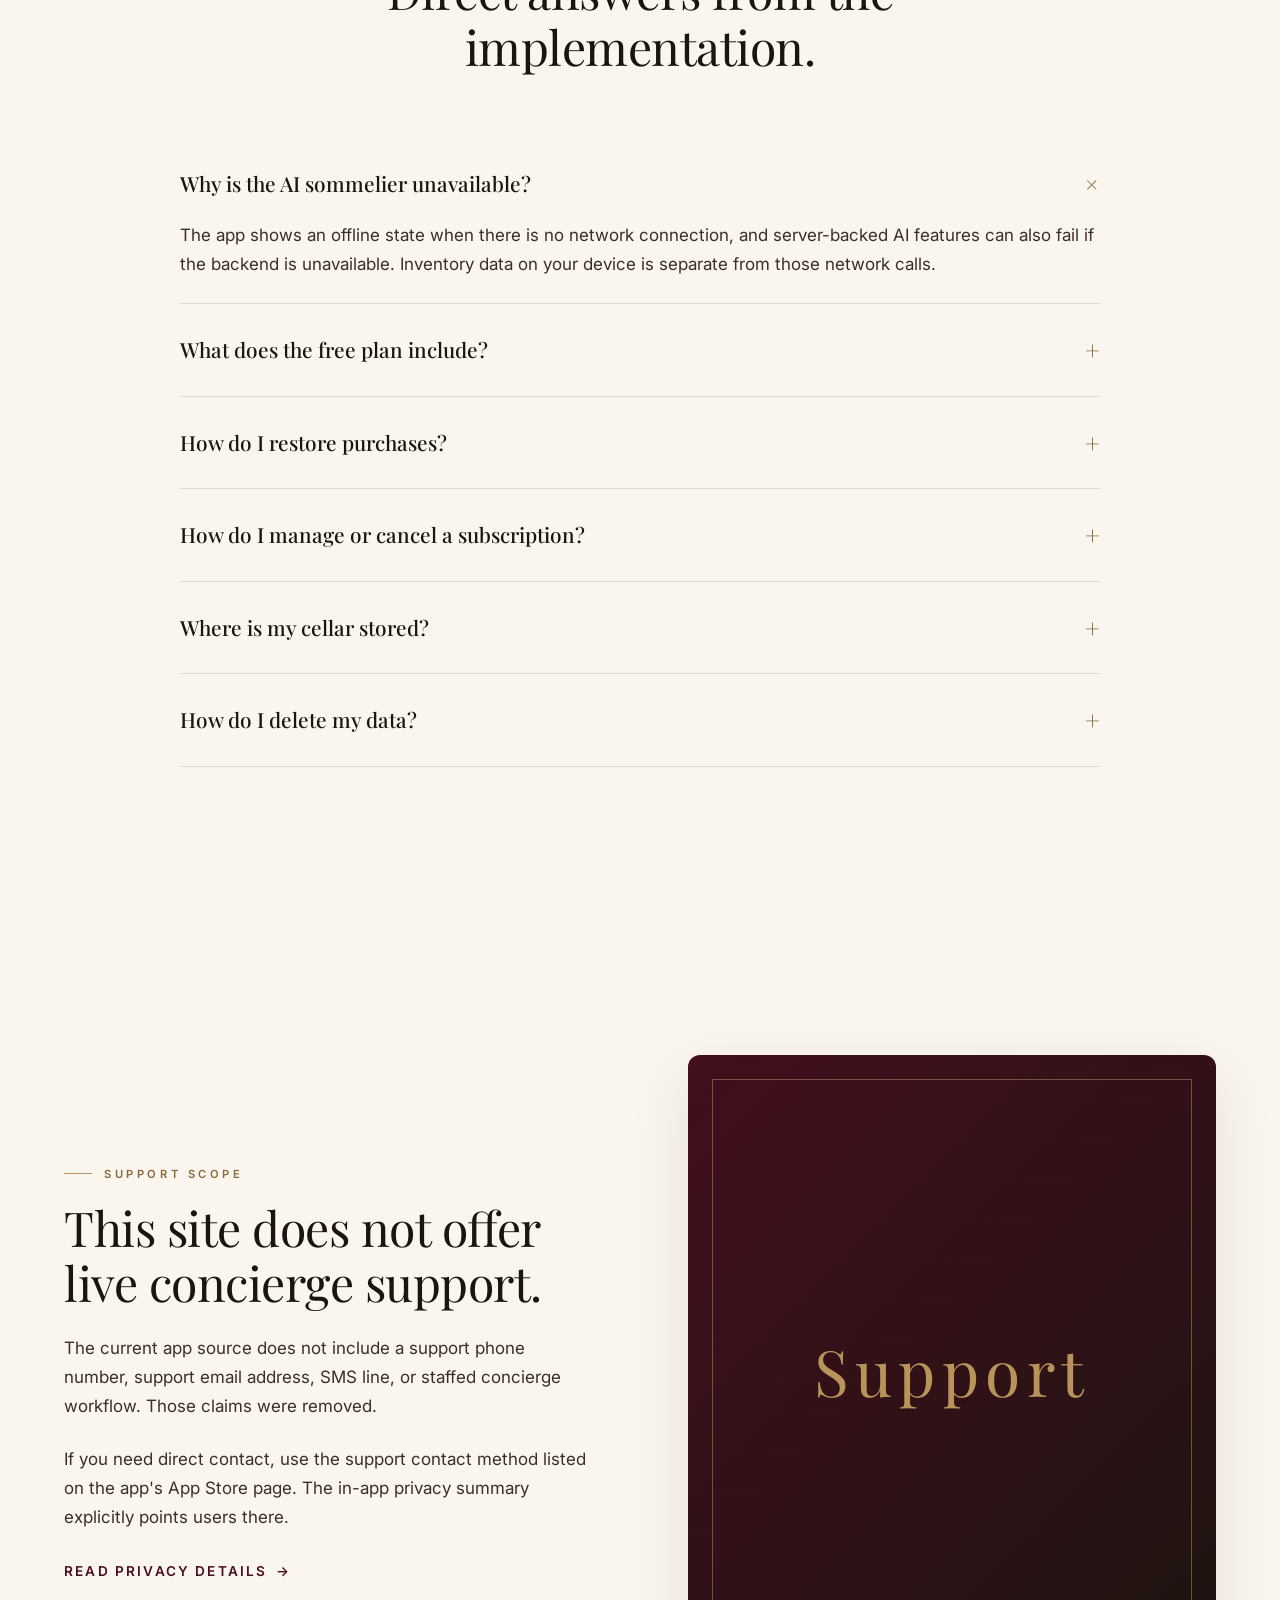
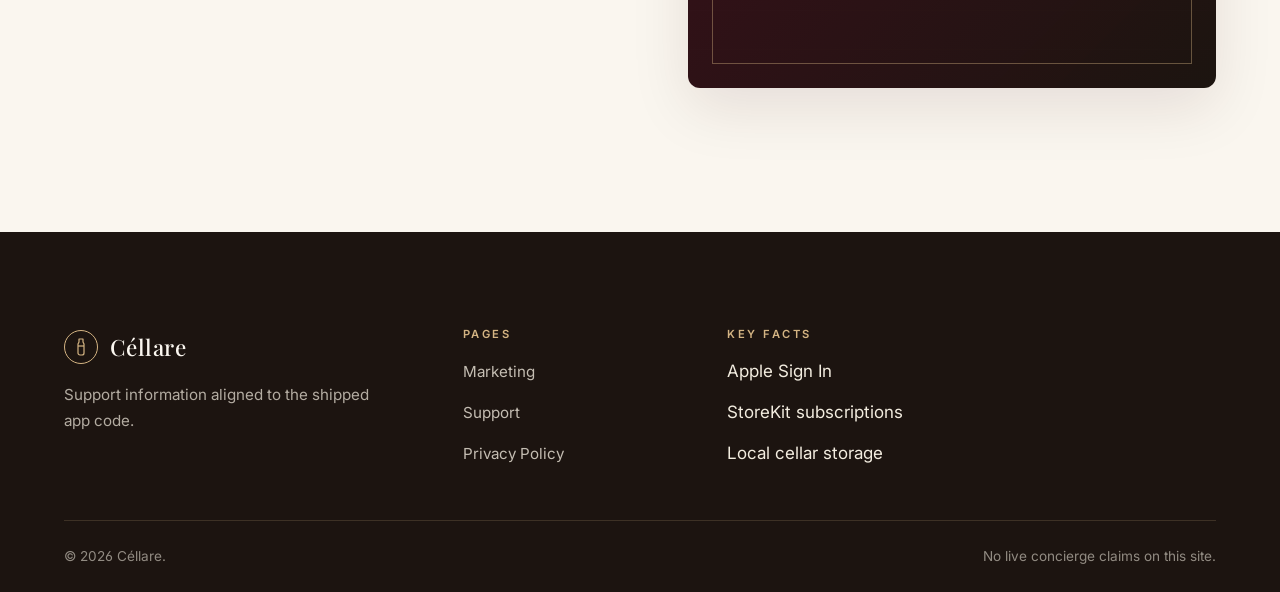
<file: support.html>
<!doctype html>
<html lang="en">
<head>
  <meta charset="utf-8" />
  <meta name="viewport" content="width=device-width, initial-scale=1" />
  <title>Support — Céllare</title>
  <meta name="description" content="Support information for Céllare, including permissions, subscriptions, sign-in, offline behavior, and data removal." />
  <link rel="preconnect" href="https://fonts.googleapis.com" />
  <link rel="preconnect" href="https://fonts.gstatic.com" crossorigin />
  <link href="https://fonts.googleapis.com/css2?family=Cormorant+Garamond:ital,wght@0,400;0,500;0,600;1,400;1,500&family=Inter:wght@400;500;600;700&family=Playfair+Display:ital,wght@0,400;0,500;0,600;1,400&display=swap" rel="stylesheet" />
  <link rel="stylesheet" href="assets/css/styles.css" />
</head>
<body>

<header class="nav">
  <div class="nav-inner">
    <a class="brand" href="index.html" aria-label="Céllare home">
      <span class="brand-mark" aria-hidden="true"><svg width="14" height="18" viewBox="0 0 14 18" fill="none"><path d="M5 1h4v3l1 2v9a2 2 0 0 1-2 2H6a2 2 0 0 1-2-2V6l1-2V1Z" stroke="currentColor" stroke-width="1.2" stroke-linejoin="round"/><path d="M4 8h6" stroke="currentColor" stroke-width="1.2"/></svg></span>
      Céllare
    </a>
    <nav>
      <ul class="nav-links">
        <li><a href="index.html">Home</a></li>
        <li><a href="support.html">Support</a></li>
        <li><a href="privacy.html">Privacy</a></li>
      </ul>
      <button class="nav-toggle" aria-expanded="false" aria-label="Open menu">
        <svg width="22" height="22" viewBox="0 0 24 24" fill="none" stroke="currentColor" stroke-width="1.6"><path d="M4 7h16M4 12h16M4 17h16"/></svg>
      </button>
    </nav>
  </div>
</header>

<main>
<section class="page-hero">
  <div class="container">
    <div class="reveal" style="max-width: 760px;">
      <span class="eyebrow">Support</span>
      <h1>What to check before reporting an issue.</h1>
      <p class="lede">This support page is based on the current iOS source code. It covers permissions, subscriptions, sign-in, offline behavior, and data handling without the previous fake concierge copy.</p>
    </div>
  </div>
</section>

<section>
  <div class="container">
    <div class="support-grid">
      <article class="support-card reveal">
        <h3>Camera and photo access</h3>
        <p>The app asks for camera access to scan wine labels and photo-library access to import label photos. If scanning does not start, verify iPhone Settings permissions for Céllare.</p>
      </article>
      <article class="support-card reveal">
        <h3>Sign in with Apple</h3>
        <p>Cloud features require authentication. The source code uses Sign in with Apple and exchanges your Apple identity token for the app's server token.</p>
      </article>
      <article class="support-card reveal">
        <h3>Offline behavior</h3>
        <p>Local inventory remains on-device. AI sommelier and cloud-backed analysis require an internet connection and an available backend service.</p>
      </article>
      <article class="support-card reveal">
        <h3>Subscriptions</h3>
        <p>The app supports free, monthly, and yearly plans. Billing, renewals, cancellation, and purchase restoration are handled through Apple.</p>
      </article>
    </div>
  </div>
</section>

<section class="faq-section">
  <div class="container">
    <div class="features-head reveal">
      <span class="eyebrow">Common Questions</span>
      <h2>Direct answers from the implementation.</h2>
    </div>
    <div class="faq-list reveal">
      <details class="faq-item" open>
        <summary class="faq-q">Why is the AI sommelier unavailable?</summary>
        <div class="faq-a">The app shows an offline state when there is no network connection, and server-backed AI features can also fail if the backend is unavailable. Inventory data on your device is separate from those network calls.</div>
      </details>
      <details class="faq-item">
        <summary class="faq-q">What does the free plan include?</summary>
        <div class="faq-a">The paywall code states that free access includes unlimited cellar inventory, unlimited on-device label OCR, and drinking-window alerts. Premium unlocks AI label analysis, AI sommelier chat, and auction valuation features.</div>
      </details>
      <details class="faq-item">
        <summary class="faq-q">How do I restore purchases?</summary>
        <div class="faq-a">Open the subscription screen in Settings and use the app's Restore Purchases action. The app calls Apple's restore flow through StoreKit.</div>
      </details>
      <details class="faq-item">
        <summary class="faq-q">How do I manage or cancel a subscription?</summary>
        <div class="faq-a">The app links users to Apple's subscription-management page. Billing and cancellation are managed through your Apple ID, not through this website.</div>
      </details>
      <details class="faq-item">
        <summary class="faq-q">Where is my cellar stored?</summary>
        <div class="faq-a">The source code and in-app settings state that your wine collection is stored on this device using SwiftData. Cloud requests are made only for specific AI features.</div>
      </details>
      <details class="faq-item">
        <summary class="faq-q">How do I delete my data?</summary>
        <div class="faq-a">Inside the app, you can remove wines individually or use the delete-account-and-data action in Settings. The app also states that deleting the app removes locally stored data from the device.</div>
      </details>
    </div>
  </div>
</section>

<section>
  <div class="container">
    <div class="split">
      <div class="reveal">
        <span class="eyebrow">Support Scope</span>
        <h2>This site does not offer live concierge support.</h2>
        <p>The current app source does not include a support phone number, support email address, SMS line, or staffed concierge workflow. Those claims were removed.</p>
        <p>If you need direct contact, use the support contact method listed on the app's App Store page. The in-app privacy summary explicitly points users there.</p>
        <a href="privacy.html" class="btn-link">Read privacy details</a>
      </div>
      <div class="split-image reveal" aria-hidden="true">
        <div class="ornament">Support</div>
      </div>
    </div>
  </div>
</section>
</main>

<footer class="footer">
  <div class="container">
    <div class="footer-grid">
      <div>
        <a class="brand" href="index.html">
          <span class="brand-mark" aria-hidden="true" style="border-color: var(--gold-light); color: var(--gold-light);"><svg width="14" height="18" viewBox="0 0 14 18" fill="none"><path d="M5 1h4v3l1 2v9a2 2 0 0 1-2 2H6a2 2 0 0 1-2-2V6l1-2V1Z" stroke="currentColor" stroke-width="1.2" stroke-linejoin="round"/><path d="M4 8h6" stroke="currentColor" stroke-width="1.2"/></svg></span>
          Céllare
        </a>
        <p style="margin-top: 1rem; max-width: 32ch;">Support information aligned to the shipped app code.</p>
      </div>
      <div><h4>Pages</h4><ul><li><a href="index.html">Marketing</a></li><li><a href="support.html">Support</a></li><li><a href="privacy.html">Privacy Policy</a></li></ul></div>
      <div><h4>Key Facts</h4><ul><li>Apple Sign In</li><li>StoreKit subscriptions</li><li>Local cellar storage</li></ul></div>
    </div>
    <div class="footer-bottom">
      <div>© <span data-year>2026</span> Céllare.</div>
      <div>No live concierge claims on this site.</div>
    </div>
  </div>
</footer>

<script src="assets/js/main.js"></script>
</body>
</html>
</file>
<file: assets/css/styles.css>
/* ==========================================================================
   Céllare — Luxury Public Pages
   A refined, editorial design system for collectors and connoisseurs.
   ========================================================================== */

:root {
  /* Palette — inspired by aged Bordeaux, brass, and ivory linen */
  --burgundy: #4a0e1f;
  --burgundy-deep: #2d0812;
  --burgundy-soft: #6b1a2e;
  --gold: #b8945a;
  --gold-light: #d4b483;
  --gold-deep: #8a6a3a;
  --ivory: #faf6ef;
  --cream: #f3ede0;
  --parchment: #ebe2cf;
  --charcoal: #1c1410;
  --slate: #3a2e26;
  --ink: #2a201a;
  --muted: #786a5d;
  --border: rgba(28, 20, 16, 0.12);
  --border-strong: rgba(28, 20, 16, 0.22);

  /* Typography */
  --font-serif: 'Cormorant Garamond', 'Playfair Display', 'Garamond', 'Times New Roman', serif;
  --font-display: 'Playfair Display', 'Cormorant Garamond', 'Garamond', serif;
  --font-sans: 'Inter', -apple-system, BlinkMacSystemFont, 'Segoe UI', system-ui, sans-serif;

  /* Spacing */
  --space-xs: 0.5rem;
  --space-sm: 1rem;
  --space-md: 1.5rem;
  --space-lg: 2.5rem;
  --space-xl: 4rem;
  --space-2xl: 6rem;
  --space-3xl: 9rem;

  /* Layout */
  --container: 1200px;
  --container-narrow: 880px;
  --radius: 4px;
  --radius-lg: 12px;

  /* Shadows */
  --shadow-soft: 0 8px 32px rgba(45, 8, 18, 0.06);
  --shadow-md: 0 20px 60px rgba(45, 8, 18, 0.10);
  --shadow-deep: 0 30px 80px rgba(45, 8, 18, 0.18);

  /* Transitions */
  --ease: cubic-bezier(0.22, 0.61, 0.36, 1);
}

/* Reset ------------------------------------------------------------------ */
*, *::before, *::after { box-sizing: border-box; }
html { scroll-behavior: smooth; -webkit-text-size-adjust: 100%; }
body {
  margin: 0;
  font-family: var(--font-sans);
  font-size: 17px;
  line-height: 1.7;
  color: var(--ink);
  background: var(--ivory);
  -webkit-font-smoothing: antialiased;
  -moz-osx-font-smoothing: grayscale;
  font-feature-settings: 'kern', 'liga', 'ss01';
}
img { max-width: 100%; display: block; }
a { color: var(--burgundy); text-decoration: none; transition: color 0.3s var(--ease); }
a:hover { color: var(--gold-deep); }

/* Typography ------------------------------------------------------------- */
h1, h2, h3, h4 {
  font-family: var(--font-display);
  font-weight: 500;
  color: var(--charcoal);
  letter-spacing: -0.01em;
  line-height: 1.15;
  margin: 0 0 var(--space-md);
}
h1 { font-size: clamp(2.75rem, 6vw, 4.75rem); font-weight: 400; }
h2 { font-size: clamp(2rem, 4vw, 3rem); font-weight: 400; }
h3 { font-size: clamp(1.4rem, 2.4vw, 1.875rem); font-weight: 500; }
h4 { font-size: 1.2rem; font-weight: 600; letter-spacing: 0.02em; }
p { margin: 0 0 var(--space-md); color: var(--slate); }
.lede {
  font-family: var(--font-serif);
  font-size: clamp(1.25rem, 1.8vw, 1.55rem);
  font-style: italic;
  line-height: 1.55;
  color: var(--slate);
}
.eyebrow {
  display: inline-block;
  font-family: var(--font-sans);
  font-size: 0.7rem;
  letter-spacing: 0.32em;
  text-transform: uppercase;
  color: var(--gold-deep);
  font-weight: 600;
  margin-bottom: var(--space-sm);
}
.eyebrow::before {
  content: '';
  display: inline-block;
  width: 28px;
  height: 1px;
  background: var(--gold);
  vertical-align: middle;
  margin-right: 12px;
  margin-bottom: 3px;
}

/* Layout ----------------------------------------------------------------- */
.container { max-width: var(--container); margin: 0 auto; padding: 0 var(--space-md); }
.container-narrow { max-width: var(--container-narrow); margin: 0 auto; padding: 0 var(--space-md); }
section { padding: var(--space-3xl) 0; }
.section-tight { padding: var(--space-2xl) 0; }
.center { text-align: center; }
.divider {
  display: block;
  width: 60px;
  height: 1px;
  background: var(--gold);
  margin: var(--space-md) auto;
  border: none;
}

/* Navigation ------------------------------------------------------------- */
.nav {
  position: sticky;
  top: 0;
  z-index: 50;
  background: rgba(250, 246, 239, 0.92);
  backdrop-filter: saturate(140%) blur(14px);
  -webkit-backdrop-filter: saturate(140%) blur(14px);
  border-bottom: 1px solid var(--border);
}
.nav-inner {
  display: flex;
  align-items: center;
  justify-content: space-between;
  height: 78px;
  max-width: var(--container);
  margin: 0 auto;
  padding: 0 var(--space-md);
}
.brand {
  display: flex;
  align-items: center;
  gap: 12px;
  font-family: var(--font-display);
  font-size: 1.4rem;
  font-weight: 500;
  color: var(--charcoal);
  letter-spacing: 0.02em;
}
.brand:hover { color: var(--burgundy); }
.brand-mark {
  width: 34px;
  height: 34px;
  display: grid;
  place-items: center;
  border: 1px solid var(--gold);
  border-radius: 50%;
  color: var(--burgundy);
}
.nav-links {
  display: flex;
  gap: var(--space-lg);
  align-items: center;
  list-style: none;
  margin: 0;
  padding: 0;
}
.nav-links a {
  color: var(--ink);
  font-size: 0.92rem;
  font-weight: 500;
  letter-spacing: 0.04em;
  position: relative;
}
.nav-links a:hover { color: var(--burgundy); }
.nav-links a.active::after {
  content: '';
  position: absolute;
  bottom: -8px;
  left: 0;
  right: 0;
  height: 1px;
  background: var(--gold);
}
.nav-toggle {
  display: none;
  background: none;
  border: none;
  cursor: pointer;
  padding: 8px;
  color: var(--ink);
}

/* Buttons ---------------------------------------------------------------- */
.btn {
  display: inline-flex;
  align-items: center;
  justify-content: center;
  gap: 10px;
  padding: 14px 30px;
  font-family: var(--font-sans);
  font-size: 0.85rem;
  font-weight: 600;
  letter-spacing: 0.18em;
  text-transform: uppercase;
  border-radius: var(--radius);
  border: 1px solid transparent;
  cursor: pointer;
  transition: all 0.3s var(--ease);
  white-space: nowrap;
}
.btn-primary {
  background: var(--burgundy);
  color: var(--ivory);
  border-color: var(--burgundy);
}
.btn-primary:hover {
  background: var(--burgundy-deep);
  color: var(--gold-light);
  transform: translateY(-1px);
  box-shadow: var(--shadow-md);
}
.btn-ghost {
  background: transparent;
  color: var(--charcoal);
  border-color: var(--border-strong);
}
.btn-ghost:hover {
  background: var(--charcoal);
  color: var(--ivory);
  border-color: var(--charcoal);
}
.btn-gold {
  background: var(--gold);
  color: var(--charcoal);
  border-color: var(--gold);
}
.btn-gold:hover {
  background: var(--gold-deep);
  color: var(--ivory);
  border-color: var(--gold-deep);
}
.btn-link {
  display: inline-flex;
  align-items: center;
  gap: 8px;
  color: var(--burgundy);
  font-weight: 600;
  font-size: 0.85rem;
  letter-spacing: 0.16em;
  text-transform: uppercase;
}
.btn-link::after {
  content: '→';
  transition: transform 0.3s var(--ease);
}
.btn-link:hover::after { transform: translateX(4px); }

/* Hero ------------------------------------------------------------------- */
.hero {
  position: relative;
  padding: var(--space-2xl) 0 var(--space-3xl);
  overflow: hidden;
  background:
    radial-gradient(ellipse at 80% 0%, rgba(184, 148, 90, 0.10), transparent 50%),
    radial-gradient(ellipse at 0% 100%, rgba(74, 14, 31, 0.06), transparent 60%),
    var(--ivory);
}
.hero-grid {
  display: grid;
  grid-template-columns: 1.1fr 0.9fr;
  gap: var(--space-2xl);
  align-items: center;
}
.hero h1 { margin-bottom: var(--space-md); }
.hero .lede { margin-bottom: var(--space-lg); max-width: 38ch; }
.hero-actions { display: flex; gap: var(--space-sm); flex-wrap: wrap; }
.hero-meta {
  margin-top: var(--space-xl);
  display: flex;
  gap: var(--space-lg);
  padding-top: var(--space-md);
  border-top: 1px solid var(--border);
  flex-wrap: wrap;
}
.hero-meta-item .num {
  font-family: var(--font-display);
  font-size: 2rem;
  color: var(--burgundy);
  display: block;
  line-height: 1;
}
.hero-meta-item .label {
  font-size: 0.75rem;
  letter-spacing: 0.18em;
  text-transform: uppercase;
  color: var(--muted);
  margin-top: 6px;
  display: block;
}

/* Hero artwork — pure CSS bottle illustration */
.hero-art {
  position: relative;
  aspect-ratio: 4 / 5;
  border-radius: var(--radius-lg);
  background:
    linear-gradient(135deg, #2d0812 0%, #4a0e1f 50%, #1c1410 100%);
  box-shadow: var(--shadow-deep);
  overflow: hidden;
  display: grid;
  place-items: center;
}
.hero-art::before {
  content: '';
  position: absolute;
  inset: 0;
  background:
    radial-gradient(ellipse at 30% 20%, rgba(212, 180, 131, 0.18), transparent 50%),
    repeating-linear-gradient(45deg, transparent 0 22px, rgba(184, 148, 90, 0.04) 22px 23px);
}
.hero-art-inner {
  position: relative;
  width: 60%;
  height: 78%;
  display: flex;
  flex-direction: column;
  align-items: center;
}
.bottle {
  position: relative;
  width: 100px;
  height: 100%;
  display: flex;
  flex-direction: column;
  align-items: center;
  filter: drop-shadow(0 30px 40px rgba(0,0,0,0.5));
}
.bottle-neck {
  width: 24px;
  height: 90px;
  background: linear-gradient(90deg, #1a0008 0%, #3a0916 50%, #1a0008 100%);
  border-radius: 4px 4px 0 0;
  position: relative;
}
.bottle-neck::before {
  content: '';
  position: absolute;
  top: -8px;
  left: -2px;
  right: -2px;
  height: 14px;
  background: linear-gradient(90deg, var(--gold-deep), var(--gold-light) 50%, var(--gold-deep));
  border-radius: 2px;
}
.bottle-shoulder {
  width: 100px;
  height: 50px;
  background: linear-gradient(90deg, #1a0008 0%, #3a0916 50%, #1a0008 100%);
  border-radius: 50% 50% 8px 8px / 100% 100% 8px 8px;
  margin-top: -2px;
}
.bottle-body {
  width: 100px;
  flex: 1;
  background: linear-gradient(90deg, #1a0008 0%, #3a0916 50%, #1a0008 100%);
  margin-top: -8px;
  position: relative;
}
.bottle-label {
  position: absolute;
  top: 25%;
  left: 50%;
  transform: translateX(-50%);
  width: 88%;
  background: var(--cream);
  padding: 16px 6px;
  text-align: center;
  border-top: 2px solid var(--gold);
  border-bottom: 2px solid var(--gold);
  font-family: var(--font-display);
}
.bottle-label .label-mark {
  font-size: 0.55rem;
  letter-spacing: 0.2em;
  color: var(--gold-deep);
  text-transform: uppercase;
}
.bottle-label .label-name {
  font-size: 0.8rem;
  color: var(--burgundy-deep);
  margin: 4px 0 2px;
  font-weight: 600;
}
.bottle-label .label-year {
  font-size: 0.6rem;
  color: var(--slate);
  font-style: italic;
}

/* Features --------------------------------------------------------------- */
.features {
  background: var(--cream);
  border-top: 1px solid var(--border);
  border-bottom: 1px solid var(--border);
}
.features-head { max-width: 720px; margin: 0 auto var(--space-xl); text-align: center; }
.features-grid {
  display: grid;
  grid-template-columns: repeat(3, 1fr);
  gap: var(--space-md);
}
.feature-card {
  background: var(--ivory);
  border: 1px solid var(--border);
  border-radius: var(--radius-lg);
  padding: var(--space-lg);
  transition: all 0.4s var(--ease);
  position: relative;
}
.feature-card:hover {
  transform: translateY(-4px);
  border-color: var(--gold);
  box-shadow: var(--shadow-md);
}
.feature-icon {
  width: 52px;
  height: 52px;
  display: grid;
  place-items: center;
  border-radius: 50%;
  background: linear-gradient(135deg, var(--burgundy), var(--burgundy-deep));
  color: var(--gold-light);
  margin-bottom: var(--space-sm);
}
.feature-card h3 { margin-bottom: 12px; font-size: 1.4rem; }
.feature-card p { font-size: 0.96rem; margin-bottom: 0; }

/* Editorial split section ------------------------------------------------ */
.split {
  display: grid;
  grid-template-columns: 1fr 1fr;
  gap: var(--space-2xl);
  align-items: center;
}
.split-image {
  aspect-ratio: 5 / 6;
  border-radius: var(--radius-lg);
  background:
    linear-gradient(135deg, rgba(74, 14, 31, 0.85), rgba(28, 20, 16, 0.92)),
    repeating-linear-gradient(0deg, transparent 0 38px, rgba(212, 180, 131, 0.06) 38px 39px),
    var(--charcoal);
  position: relative;
  overflow: hidden;
  box-shadow: var(--shadow-md);
}
.split-image::after {
  content: '';
  position: absolute;
  inset: 24px;
  border: 1px solid rgba(212, 180, 131, 0.4);
  pointer-events: none;
}
.split-image .ornament {
  position: absolute;
  inset: 0;
  display: grid;
  place-items: center;
  font-family: var(--font-display);
  font-size: 4rem;
  color: var(--gold);
  letter-spacing: 0.1em;
}

/* Testimonials ----------------------------------------------------------- */
.testimonials {
  background:
    radial-gradient(ellipse at 50% 0%, rgba(184, 148, 90, 0.10), transparent 50%),
    var(--ivory);
}
.testimonial-grid {
  display: grid;
  grid-template-columns: repeat(3, 1fr);
  gap: var(--space-md);
  margin-top: var(--space-xl);
}
.testimonial {
  background: var(--ivory);
  border: 1px solid var(--border);
  border-radius: var(--radius-lg);
  padding: var(--space-lg);
}
.testimonial-quote {
  font-family: var(--font-serif);
  font-size: 1.15rem;
  font-style: italic;
  line-height: 1.6;
  color: var(--slate);
  margin-bottom: var(--space-md);
  position: relative;
  padding-top: 24px;
}
.testimonial-quote::before {
  content: '"';
  position: absolute;
  top: -10px;
  left: -8px;
  font-family: var(--font-display);
  font-size: 4rem;
  color: var(--gold);
  line-height: 1;
}
.testimonial-meta {
  display: flex;
  align-items: center;
  gap: 14px;
  border-top: 1px solid var(--border);
  padding-top: var(--space-sm);
}
.testimonial-avatar {
  width: 44px;
  height: 44px;
  border-radius: 50%;
  background: linear-gradient(135deg, var(--burgundy), var(--gold-deep));
  color: var(--ivory);
  display: grid;
  place-items: center;
  font-family: var(--font-display);
  font-weight: 500;
}
.testimonial-name { font-weight: 600; color: var(--charcoal); font-size: 0.95rem; }
.testimonial-role { font-size: 0.8rem; color: var(--muted); letter-spacing: 0.04em; }

/* CTA strip -------------------------------------------------------------- */
.cta-strip {
  background:
    radial-gradient(ellipse at 80% 50%, rgba(184, 148, 90, 0.18), transparent 60%),
    linear-gradient(135deg, var(--burgundy-deep), var(--charcoal));
  color: var(--ivory);
  padding: var(--space-2xl) 0;
  position: relative;
  overflow: hidden;
}
.cta-strip::before {
  content: '';
  position: absolute;
  inset: 24px;
  border: 1px solid rgba(212, 180, 131, 0.18);
  pointer-events: none;
  border-radius: 4px;
}
.cta-strip h2 { color: var(--ivory); }
.cta-strip p { color: rgba(250, 246, 239, 0.78); font-size: 1.1rem; }
.cta-strip .eyebrow { color: var(--gold-light); }
.cta-strip .container { position: relative; z-index: 1; text-align: center; }
.cta-strip .btn-primary { background: var(--gold); color: var(--charcoal); border-color: var(--gold); }
.cta-strip .btn-primary:hover { background: var(--gold-light); color: var(--burgundy-deep); }

/* Pricing ---------------------------------------------------------------- */
.pricing-grid {
  display: grid;
  grid-template-columns: repeat(3, 1fr);
  gap: var(--space-md);
  margin-top: var(--space-xl);
}
.tier {
  background: var(--ivory);
  border: 1px solid var(--border);
  border-radius: var(--radius-lg);
  padding: var(--space-lg);
  display: flex;
  flex-direction: column;
  position: relative;
  transition: all 0.4s var(--ease);
}
.tier:hover { transform: translateY(-4px); box-shadow: var(--shadow-md); }
.tier-featured {
  background:
    linear-gradient(135deg, var(--burgundy-deep), var(--charcoal));
  color: var(--ivory);
  border: 1px solid var(--gold);
  transform: scale(1.02);
}
.tier-featured:hover { transform: scale(1.02) translateY(-4px); }
.tier-featured h3, .tier-featured .tier-price { color: var(--ivory); }
.tier-featured .tier-desc, .tier-featured ul li { color: rgba(250, 246, 239, 0.82); }
.tier-featured ul li::before { color: var(--gold-light); }
.tier-badge {
  position: absolute;
  top: -12px;
  left: 50%;
  transform: translateX(-50%);
  background: var(--gold);
  color: var(--charcoal);
  padding: 6px 16px;
  font-size: 0.7rem;
  letter-spacing: 0.2em;
  text-transform: uppercase;
  font-weight: 600;
  border-radius: 999px;
}
.tier h3 { margin-bottom: 8px; }
.tier-desc { font-size: 0.95rem; color: var(--muted); margin-bottom: var(--space-md); }
.tier-price {
  font-family: var(--font-display);
  font-size: 3rem;
  color: var(--charcoal);
  margin: var(--space-sm) 0 4px;
  line-height: 1;
}
.tier-price .per { font-size: 0.95rem; color: var(--muted); font-family: var(--font-sans); }
.tier ul {
  list-style: none;
  padding: 0;
  margin: var(--space-md) 0 var(--space-lg);
  flex: 1;
}
.tier ul li {
  position: relative;
  padding-left: 28px;
  margin-bottom: 12px;
  font-size: 0.95rem;
  color: var(--slate);
}
.tier ul li::before {
  content: '✦';
  position: absolute;
  left: 4px;
  top: 0;
  color: var(--gold);
}

/* FAQ -------------------------------------------------------------------- */
.faq { max-width: 820px; margin: 0 auto; }
.faq-item {
  border-bottom: 1px solid var(--border);
  padding: var(--space-md) 0;
}
.faq-q {
  display: flex;
  justify-content: space-between;
  align-items: center;
  cursor: pointer;
  font-family: var(--font-display);
  font-size: 1.3rem;
  color: var(--charcoal);
  font-weight: 500;
  list-style: none;
}
.faq-q::-webkit-details-marker { display: none; }
.faq-q::after {
  content: '+';
  font-family: var(--font-display);
  font-size: 1.6rem;
  color: var(--gold-deep);
  transition: transform 0.3s var(--ease);
}
.faq-item[open] .faq-q::after { transform: rotate(45deg); }
.faq-a { padding-top: var(--space-sm); color: var(--slate); }

/* Long-form / legal ------------------------------------------------------ */
.legal {
  padding: var(--space-2xl) 0;
}
.legal-header {
  border-bottom: 1px solid var(--border);
  padding-bottom: var(--space-md);
  margin-bottom: var(--space-lg);
}
.legal-header .updated {
  color: var(--muted);
  font-size: 0.9rem;
  letter-spacing: 0.05em;
}
.legal-grid {
  display: grid;
  grid-template-columns: 240px 1fr;
  gap: var(--space-xl);
  align-items: start;
}
.toc {
  position: sticky;
  top: 110px;
  font-size: 0.9rem;
}
.toc h4 {
  font-family: var(--font-sans);
  font-size: 0.7rem;
  letter-spacing: 0.2em;
  text-transform: uppercase;
  color: var(--muted);
  margin-bottom: var(--space-sm);
}
.toc ul { list-style: none; padding: 0; margin: 0; }
.toc li { margin-bottom: 10px; }
.toc a { color: var(--slate); }
.toc a:hover { color: var(--burgundy); }
.legal-body h2 {
  font-size: 1.7rem;
  margin-top: var(--space-xl);
  padding-top: var(--space-md);
  border-top: 1px solid var(--border);
}
.legal-body h2:first-of-type { border-top: none; padding-top: 0; margin-top: 0; }
.legal-body h3 { font-size: 1.2rem; margin-top: var(--space-md); font-family: var(--font-sans); }
.legal-body ul, .legal-body ol { padding-left: 1.5rem; color: var(--slate); }
.legal-body li { margin-bottom: 8px; }

/* Support / Help --------------------------------------------------------- */
.legal-shell {
  padding: var(--space-2xl) 0;
}
.legal-nav {
  position: sticky;
  top: 110px;
  font-size: 0.9rem;
}
.legal-nav h4 {
  font-family: var(--font-sans);
  font-size: 0.7rem;
  letter-spacing: 0.2em;
  text-transform: uppercase;
  color: var(--muted);
  margin-bottom: var(--space-sm);
}
.legal-nav ul {
  list-style: none;
  padding: 0;
  margin: 0;
}
.legal-nav li { margin-bottom: 10px; }
.legal-nav a { color: var(--slate); }
.legal-nav a:hover { color: var(--burgundy); }

.support-grid {
  display: grid;
  grid-template-columns: repeat(2, 1fr);
  gap: var(--space-md);
  margin-top: var(--space-lg);
}
.support-card {
  background: var(--ivory);
  border: 1px solid var(--border);
  border-radius: var(--radius-lg);
  padding: var(--space-lg);
  box-shadow: var(--shadow-soft);
}
.support-card h3 {
  font-size: 1.2rem;
  margin-bottom: 10px;
}
.support-card p {
  color: var(--slate);
  margin: 0;
}
.faq-section {
  padding-top: 0;
}
.faq-list {
  max-width: 920px;
  margin: 0 auto;
}

.support-search {
  max-width: 640px;
  margin: var(--space-lg) auto 0;
  position: relative;
}
.support-search input {
  width: 100%;
  padding: 18px 24px 18px 56px;
  font-family: var(--font-sans);
  font-size: 1rem;
  border: 1px solid var(--border-strong);
  border-radius: 999px;
  background: var(--ivory);
  color: var(--ink);
  transition: all 0.3s var(--ease);
}
.support-search input:focus {
  outline: none;
  border-color: var(--gold);
  box-shadow: 0 0 0 4px rgba(184, 148, 90, 0.15);
}
.support-search svg {
  position: absolute;
  top: 50%;
  left: 22px;
  transform: translateY(-50%);
  color: var(--muted);
}
.help-grid {
  display: grid;
  grid-template-columns: repeat(3, 1fr);
  gap: var(--space-md);
  margin-top: var(--space-xl);
}
.help-card {
  background: var(--ivory);
  border: 1px solid var(--border);
  border-radius: var(--radius-lg);
  padding: var(--space-lg);
  transition: all 0.3s var(--ease);
}
.help-card:hover { transform: translateY(-2px); border-color: var(--gold); box-shadow: var(--shadow-soft); }
.help-card h3 { font-size: 1.25rem; }
.help-card p { font-size: 0.95rem; }
.help-card ul { list-style: none; padding: 0; margin: var(--space-sm) 0 0; }
.help-card ul li { padding: 6px 0; border-top: 1px solid var(--border); font-size: 0.92rem; }
.help-card ul li:first-child { border-top: none; }

/* Contact card */
.concierge {
  background: linear-gradient(135deg, var(--burgundy-deep), var(--charcoal));
  color: var(--ivory);
  border-radius: var(--radius-lg);
  padding: var(--space-xl);
  margin-top: var(--space-xl);
  text-align: center;
  position: relative;
  overflow: hidden;
}
.concierge::before {
  content: '';
  position: absolute;
  inset: 18px;
  border: 1px solid rgba(212, 180, 131, 0.3);
  pointer-events: none;
  border-radius: 6px;
}
.concierge h2 { color: var(--ivory); }
.concierge p { color: rgba(250, 246, 239, 0.8); }
.concierge .eyebrow { color: var(--gold-light); }
.concierge-actions { display: flex; gap: var(--space-sm); justify-content: center; flex-wrap: wrap; margin-top: var(--space-md); position: relative; z-index: 1; }

/* Footer ----------------------------------------------------------------- */
.footer {
  background: var(--charcoal);
  color: var(--cream);
  padding: var(--space-2xl) 0 var(--space-md);
  position: relative;
}
.footer-grid {
  display: grid;
  grid-template-columns: 1.6fr 1fr 1fr 1fr;
  gap: var(--space-lg);
  padding-bottom: var(--space-lg);
  border-bottom: 1px solid rgba(212, 180, 131, 0.18);
}
.footer .brand { color: var(--ivory); }
.footer .brand:hover { color: var(--gold-light); }
.footer p { color: rgba(243, 237, 224, 0.7); font-size: 0.95rem; }
.footer h4 {
  font-family: var(--font-sans);
  font-size: 0.7rem;
  letter-spacing: 0.22em;
  text-transform: uppercase;
  color: var(--gold-light);
  margin-bottom: var(--space-sm);
}
.footer ul { list-style: none; padding: 0; margin: 0; }
.footer ul li { margin-bottom: 12px; }
.footer ul a { color: rgba(243, 237, 224, 0.78); font-size: 0.95rem; }
.footer ul a:hover { color: var(--gold-light); }
.footer-bottom {
  padding-top: var(--space-md);
  display: flex;
  justify-content: space-between;
  align-items: center;
  font-size: 0.85rem;
  color: rgba(243, 237, 224, 0.55);
  flex-wrap: wrap;
  gap: var(--space-sm);
}
.footer-bottom a { color: rgba(243, 237, 224, 0.7); }
.footer-bottom a:hover { color: var(--gold-light); }

/* 404 -------------------------------------------------------------------- */
.error-page {
  min-height: calc(100vh - 78px);
  display: grid;
  place-items: center;
  background:
    radial-gradient(ellipse at 50% 0%, rgba(184, 148, 90, 0.10), transparent 50%),
    var(--ivory);
  text-align: center;
  padding: var(--space-2xl) var(--space-md);
}
.error-page .num {
  font-family: var(--font-display);
  font-size: clamp(7rem, 20vw, 14rem);
  line-height: 0.9;
  color: var(--burgundy);
  letter-spacing: 0.05em;
}
.error-page p { max-width: 520px; margin: 0 auto var(--space-lg); }

/* Animations ------------------------------------------------------------- */
@keyframes fadeUp {
  from { opacity: 0; transform: translateY(16px); }
  to { opacity: 1; transform: none; }
}
.reveal { opacity: 0; transform: translateY(16px); transition: opacity 0.8s var(--ease), transform 0.8s var(--ease); }
.reveal.is-visible { opacity: 1; transform: none; }

/* Responsive ------------------------------------------------------------- */
@media (max-width: 960px) {
  section { padding: var(--space-2xl) 0; }
  .hero-grid, .split, .legal-grid { grid-template-columns: 1fr; gap: var(--space-xl); }
  .features-grid, .testimonial-grid, .pricing-grid, .help-grid, .footer-grid, .support-grid {
    grid-template-columns: 1fr;
  }
  .toc, .legal-nav { position: static; }
  .tier-featured { transform: none; }
  .tier-featured:hover { transform: translateY(-4px); }
  .footer-grid { gap: var(--space-md); }
}
@media (max-width: 720px) {
  .nav-links { display: none; }
  .nav-toggle { display: inline-flex; }
  .nav-links.is-open {
    display: flex;
    position: absolute;
    top: 78px;
    left: 0;
    right: 0;
    flex-direction: column;
    background: var(--ivory);
    padding: var(--space-md);
    border-bottom: 1px solid var(--border);
    gap: var(--space-md);
  }
  .hero-meta { gap: var(--space-md); }
  .hero-actions { flex-direction: column; align-items: stretch; }
  .hero-actions .btn { width: 100%; }
  body { font-size: 16px; }
}

/* Print ------------------------------------------------------------------ */
@media print {
  .nav, .footer, .cta-strip, .hero-art, .toc { display: none; }
  body { background: white; color: black; }
}
</file>
